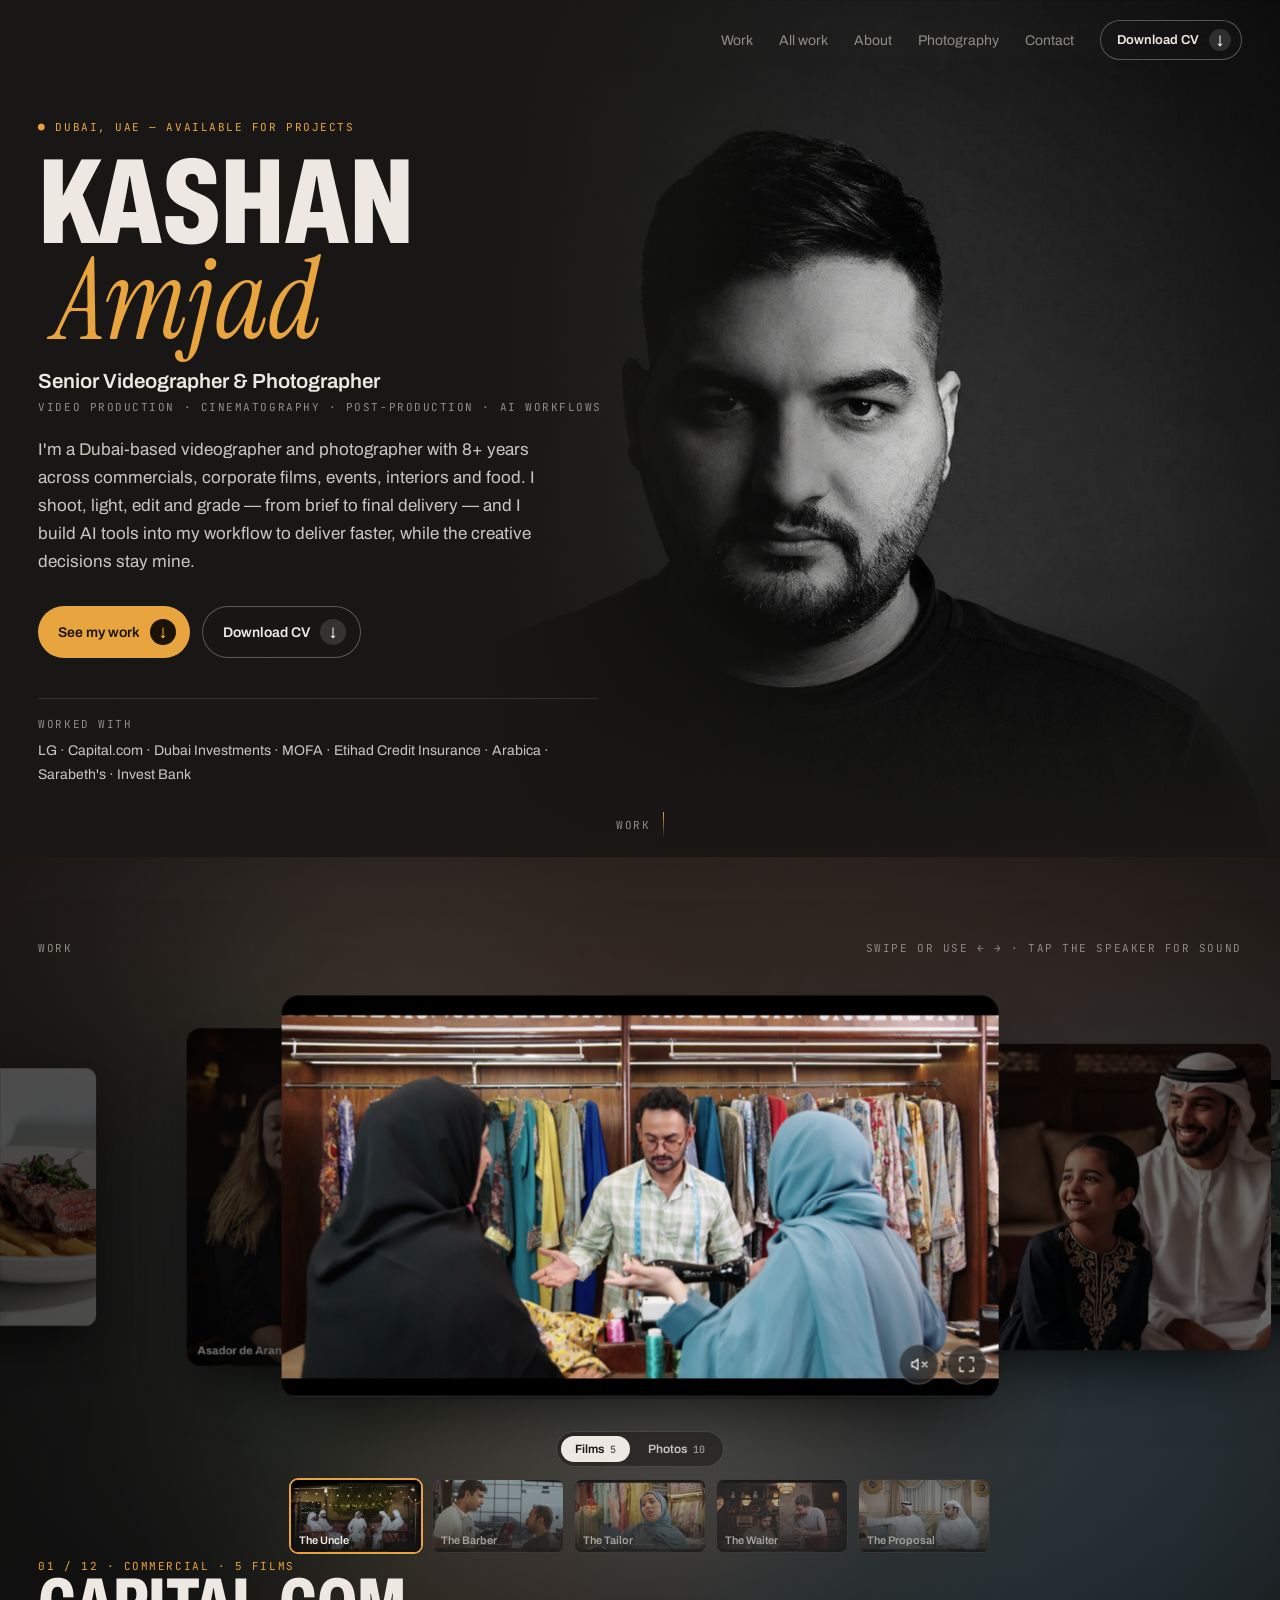
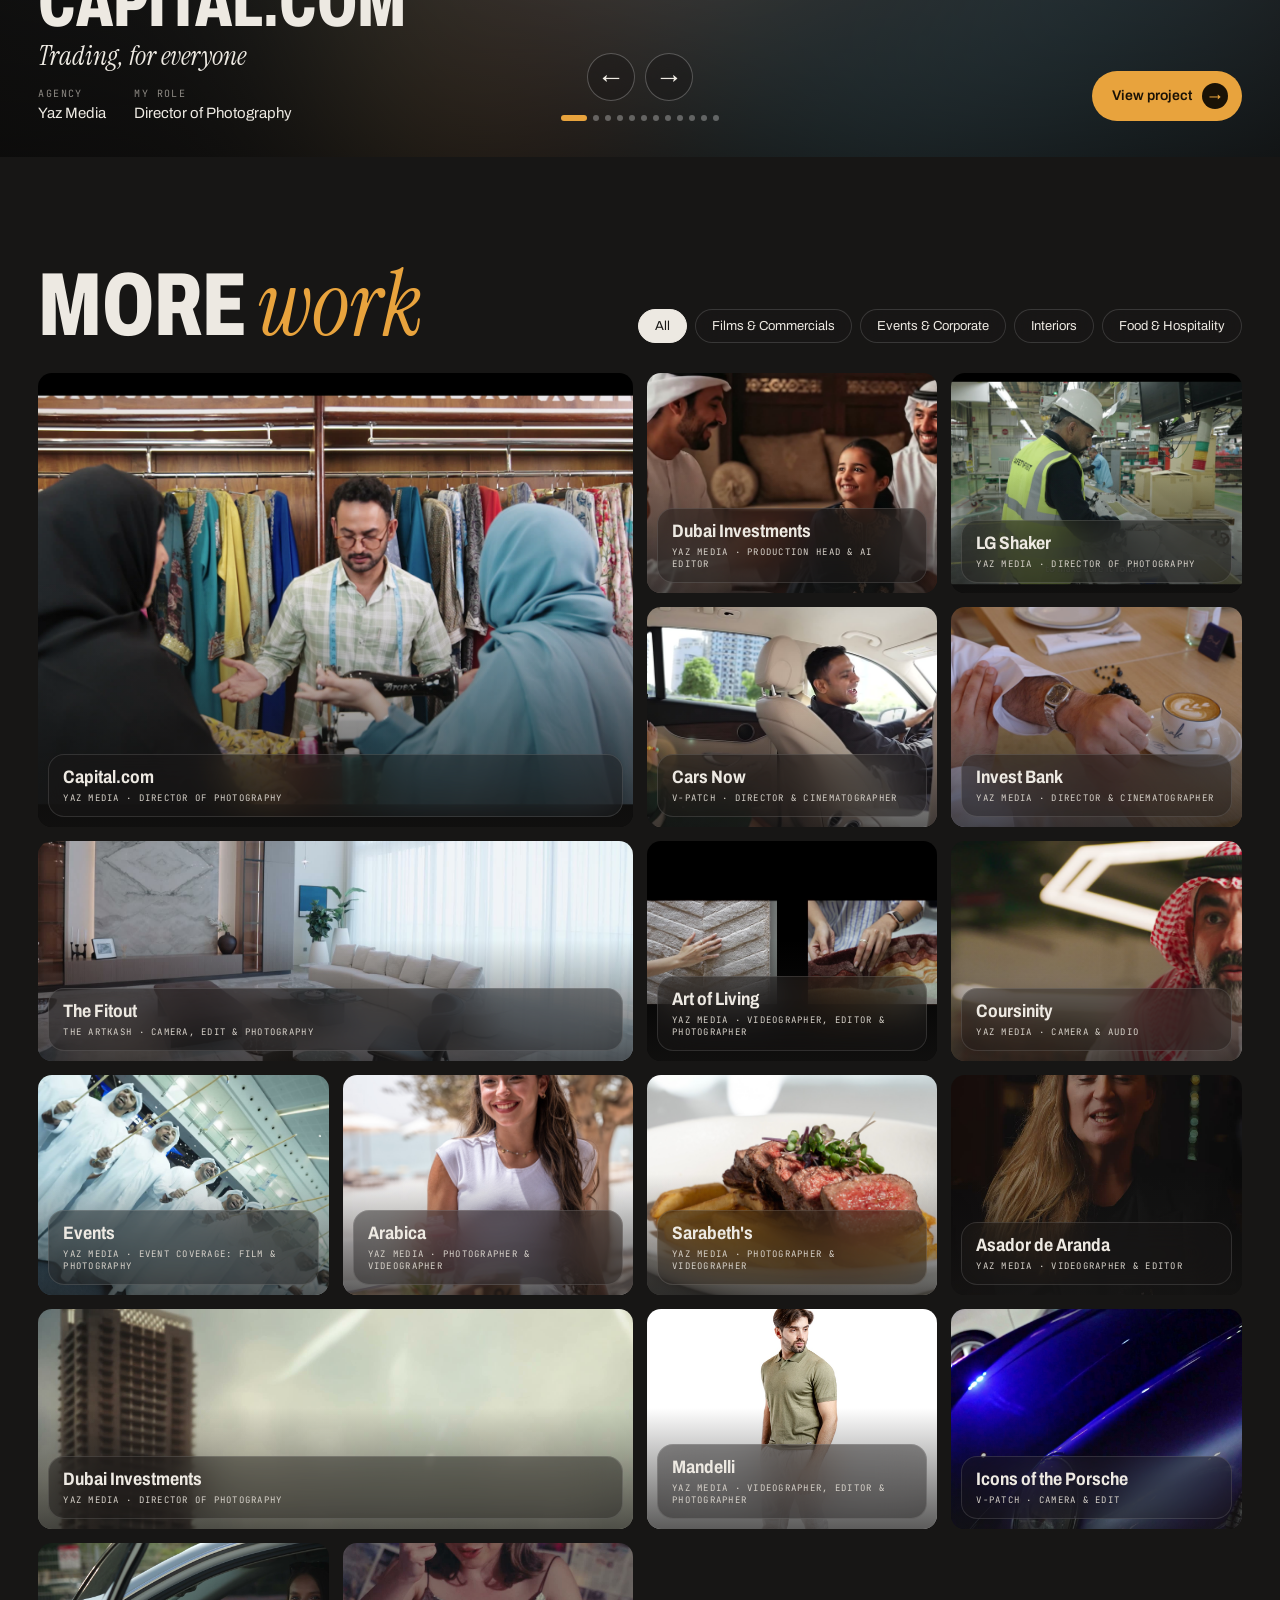
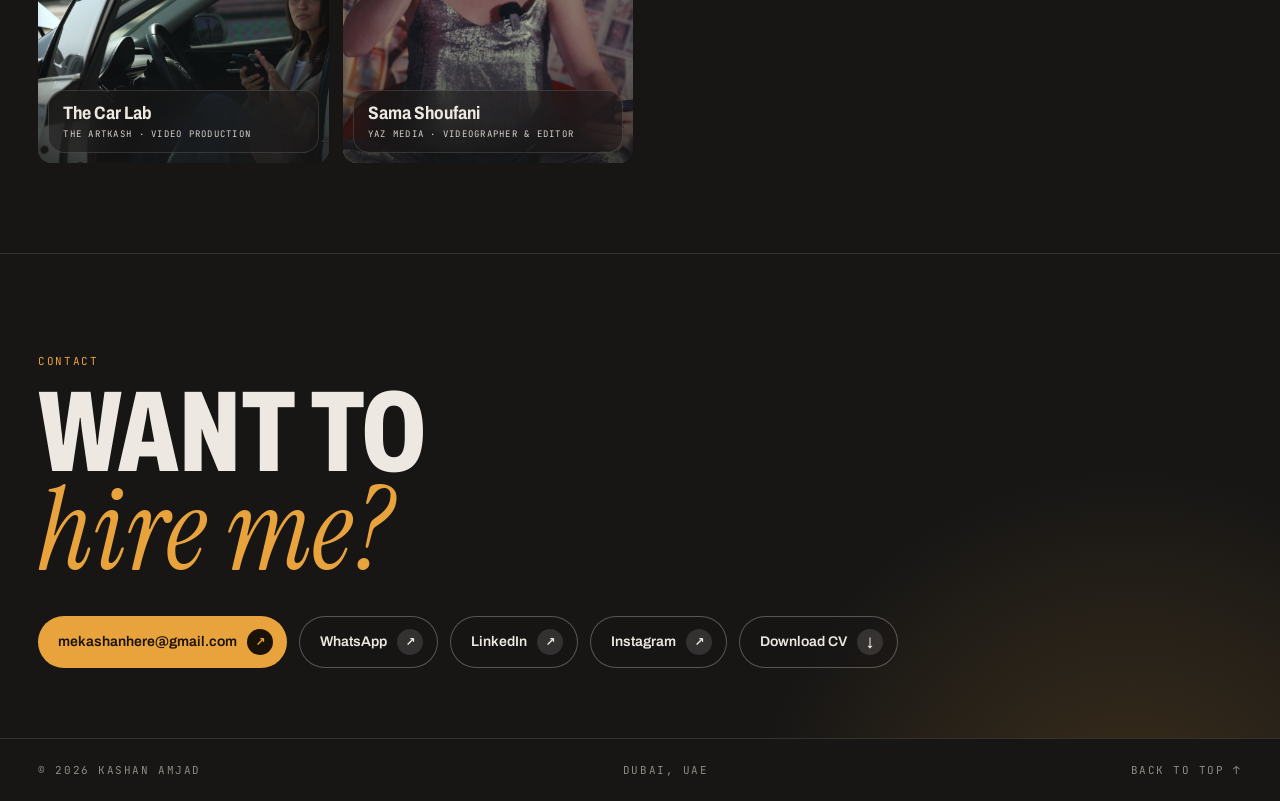
<file: index.html>
<!doctype html>
<html lang="en">
<head>
  <meta charset="utf-8" />
  <meta name="viewport" content="width=device-width, initial-scale=1" />
  <title>Kashan Amjad — Senior Videographer &amp; Photographer, Dubai</title>
  <meta name="description" content="Kashan Amjad is a Dubai-based videographer and photographer with 8+ years across commercials, corporate films, events, interiors and food — for LG, Capital.com, Dubai Investments, MOFA and more." />
  <meta property="og:type" content="website" />
  <meta property="og:title" content="Kashan Amjad — Senior Videographer &amp; Photographer" />
  <meta property="og:description" content="Commercials, documentary, events, interiors and food — Dubai, UAE." />
  <meta property="og:image" content="https://kashanamjad.com/assets/media/people/portrait.jpg" />
  <meta property="og:url" content="https://kashanamjad.com/" />
  <meta name="theme-color" content="#171615" />
  <link rel="icon" href="/webicon.PNG" />
  <link rel="preconnect" href="https://fonts.googleapis.com" />
  <link rel="preconnect" href="https://fonts.gstatic.com" crossorigin />
  <link href="https://fonts.googleapis.com/css2?family=Archivo:wdth,wght@62..125,300..900&family=Instrument+Serif:ital@0;1&family=JetBrains+Mono:wght@400;500&display=swap" rel="stylesheet" />
  <link rel="stylesheet" href="/assets/css/site.css?v=11" />
</head>
<body class="home">
  <div class="grain" aria-hidden="true"></div>

  <header class="site-header">
    <a class="brand" href="/">Kashan Amjad</a>
    <nav class="site-nav" aria-label="Main">
      <a href="#work">Work</a><a href="#more">All work</a><a href="/about/">About</a><a href="/photography/">Photography</a><a href="#contact">Contact</a>
      <a class="pill ghost sm" data-cv href="/cv/" target="_blank" rel="noopener">Download CV <i>↓</i></a>
      <button class="menu-btn" aria-label="Menu" aria-expanded="false"><span></span><span></span></button>
    </nav>
  </header>
  <div class="mobile-menu"><a href="#work">Work</a><a href="#more">All work</a><a href="/about/">About</a><a href="/photography/">Photography</a><a href="#contact">Contact</a><a class="pill solid" data-cv href="/cv/" target="_blank" rel="noopener">Download CV <i>↓</i></a></div>

  <main>
    <!-- 1. You first -->
    <section class="intro" aria-label="Introduction">
      <div class="photo" id="portrait" role="img" aria-label="Portrait of Kashan Amjad"></div>
      <div class="copy">
        <div class="mono amber rise" style="animation-delay:.1s" id="status"></div>
        <h1 class="rise" style="animation-delay:.2s"><span id="first"></span> <span class="serif" id="last"></span></h1>
        <div class="role rise" style="animation-delay:.35s"><span id="title" style="display:inline;font:inherit;letter-spacing:0;text-transform:none;color:inherit;margin:0"></span><span id="subline"></span></div>
        <p class="lead rise" style="animation-delay:.5s" id="intro"></p>
        <div class="ctas rise" style="animation-delay:.65s"><a class="pill solid" href="#work">See my work <i>↓</i></a><a class="pill ghost" data-cv href="/cv/" target="_blank" rel="noopener">Download CV <i>↓</i></a></div>
        <div class="clients rise" style="animation-delay:.8s"><div class="mono muted">Worked with</div><p id="clients"></p></div>
      </div>
      <a class="peek mono" href="#work">Work <b></b></a>
    </section>

    <!-- 2. Stacked carousel -->
    <section class="reel" id="work" aria-roledescription="carousel" aria-label="Work">
      <div class="ambient" id="ambient"></div><div class="vig"></div>
      <div class="label mono"><span>Work</span><span class="hint">Swipe or use ← → · tap the speaker for sound</span></div>
      <div class="stage" id="stage"></div>
      <div class="fwins" id="fwins" aria-label="Films in this project"></div>
      <div class="credits">
        <div class="swap" id="info" aria-live="polite">
          <div class="mono amber" id="c-count"></div>
          <div class="c-title" id="c-title"></div>
          <div class="serif c-sub" id="c-sub"></div>
          <div class="meta"><div><div class="mono">Agency</div><p id="c-agency"></p></div><div><div class="mono">My role</div><p id="c-role"></p></div></div>
        </div>
        <div class="ctr"><div class="arrows"><button id="prev" aria-label="Previous project">←</button><button id="next" aria-label="Next project">→</button></div><div class="dots" id="dots"></div></div>
        <div class="rgt" id="c-ctas"></div>
      </div>
    </section>

    <!-- 3. More work -->
    <section class="more" id="more">
      <div class="sec-head reveal">
        <h2 class="h-xl">More <span class="serif">work</span></h2>
        <div class="filters" id="filters" role="group" aria-label="Filter work">
          <button aria-pressed="true" data-f="all">All</button>
          <button aria-pressed="false" data-f="films">Films &amp; Commercials</button>
          <button aria-pressed="false" data-f="events">Events &amp; Corporate</button>
          <button aria-pressed="false" data-f="interiors">Interiors</button>
          <button aria-pressed="false" data-f="food">Food &amp; Hospitality</button>
        </div>
      </div>
      <div class="grid" id="grid"></div>
    </section>

    <!-- 4. Contact -->
    <section class="contact" id="contact">
      <div class="mono amber">Contact</div>
      <h2 id="contact-h"></h2>
      <div class="row">
        <a class="pill solid" data-email="text" href="#">email <i>↗</i></a>
        <a class="pill ghost" data-whatsapp href="#" target="_blank" rel="noopener">WhatsApp <i>↗</i></a>
        <a class="pill ghost" data-linkedin href="#" target="_blank" rel="noopener">LinkedIn <i>↗</i></a>
        <a class="pill ghost" data-instagram href="#" target="_blank" rel="noopener">Instagram <i>↗</i></a>
        <a class="pill ghost" data-cv href="/cv/" target="_blank" rel="noopener">Download CV <i>↓</i></a>
      </div>
    </section>
  </main>

  <footer class="site-footer mono"><span>© <span data-year></span> Kashan Amjad</span><span>Dubai, UAE</span><a href="#top" data-top>Back to top ↑</a></footer>

  <script src="/assets/js/common.js?v=5"></script>
  <script src="/assets/js/home.js?v=5"></script>
</body>
</html>
</file>
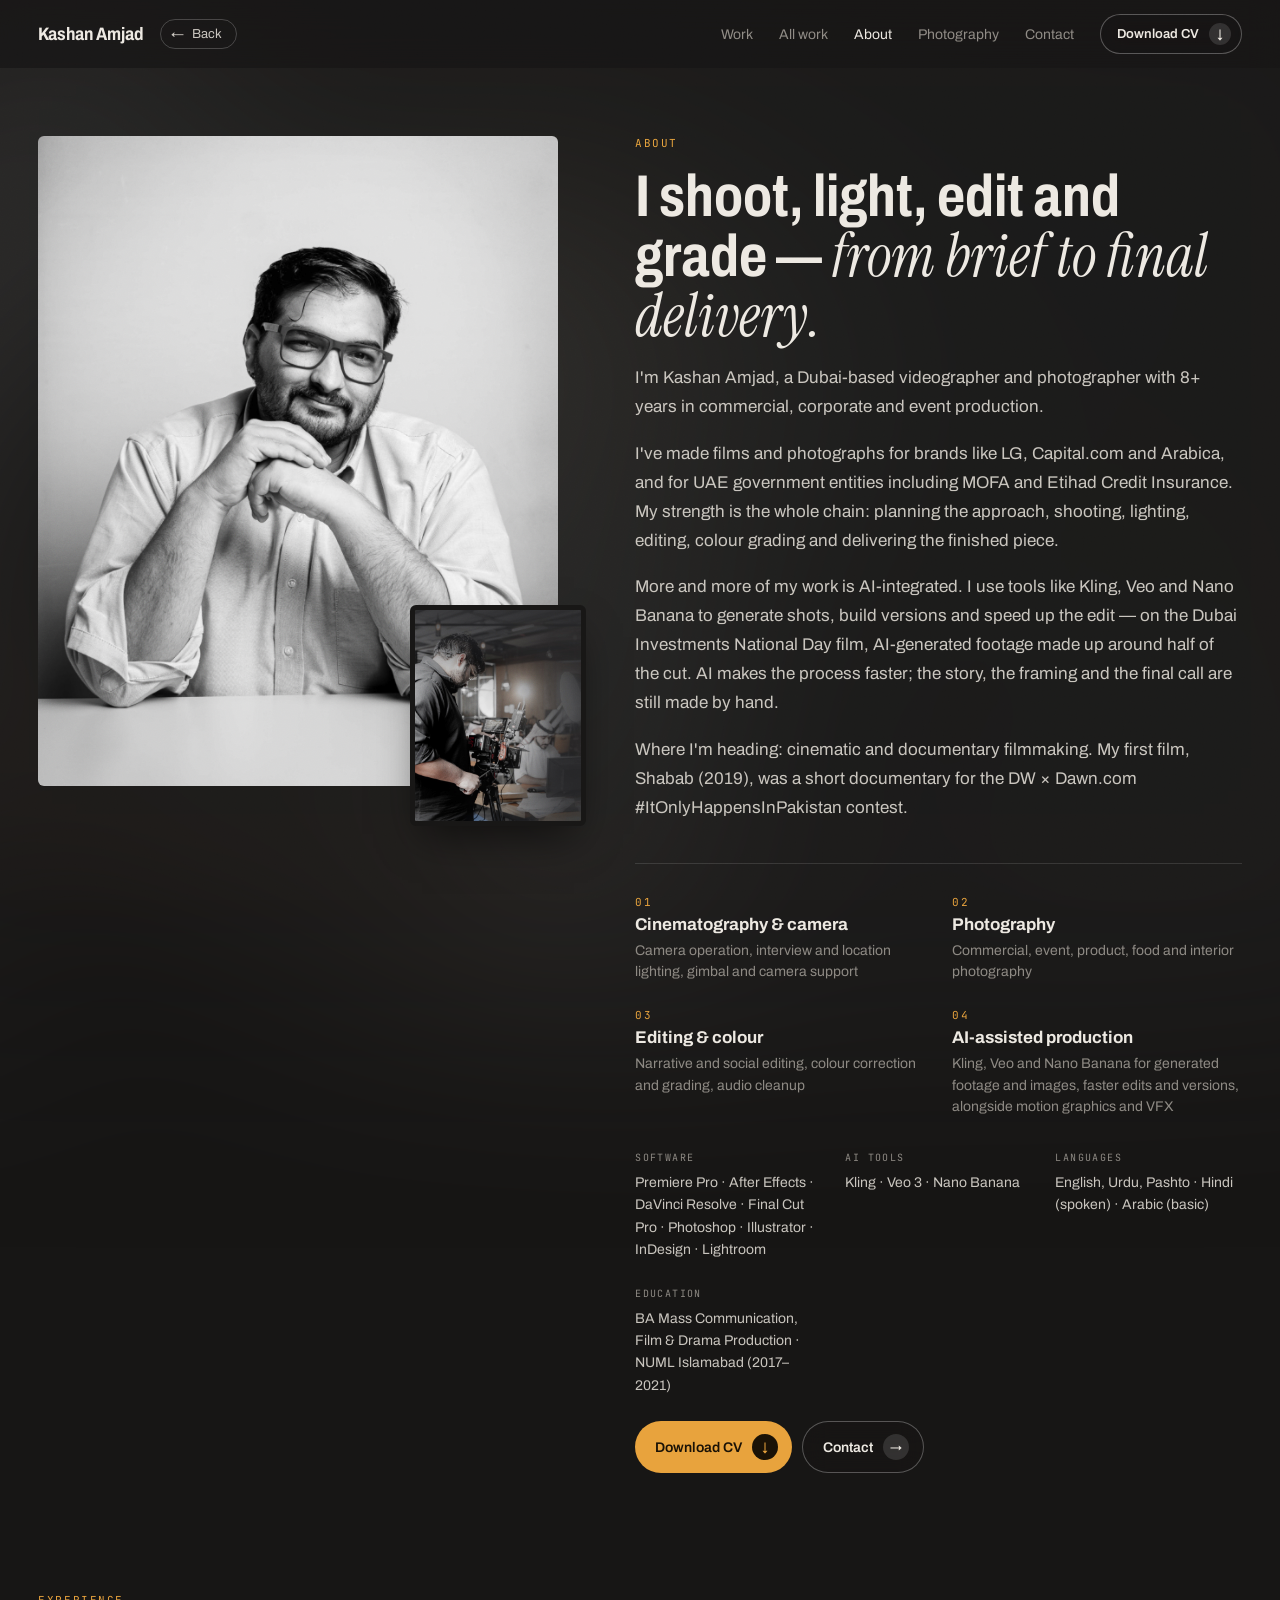
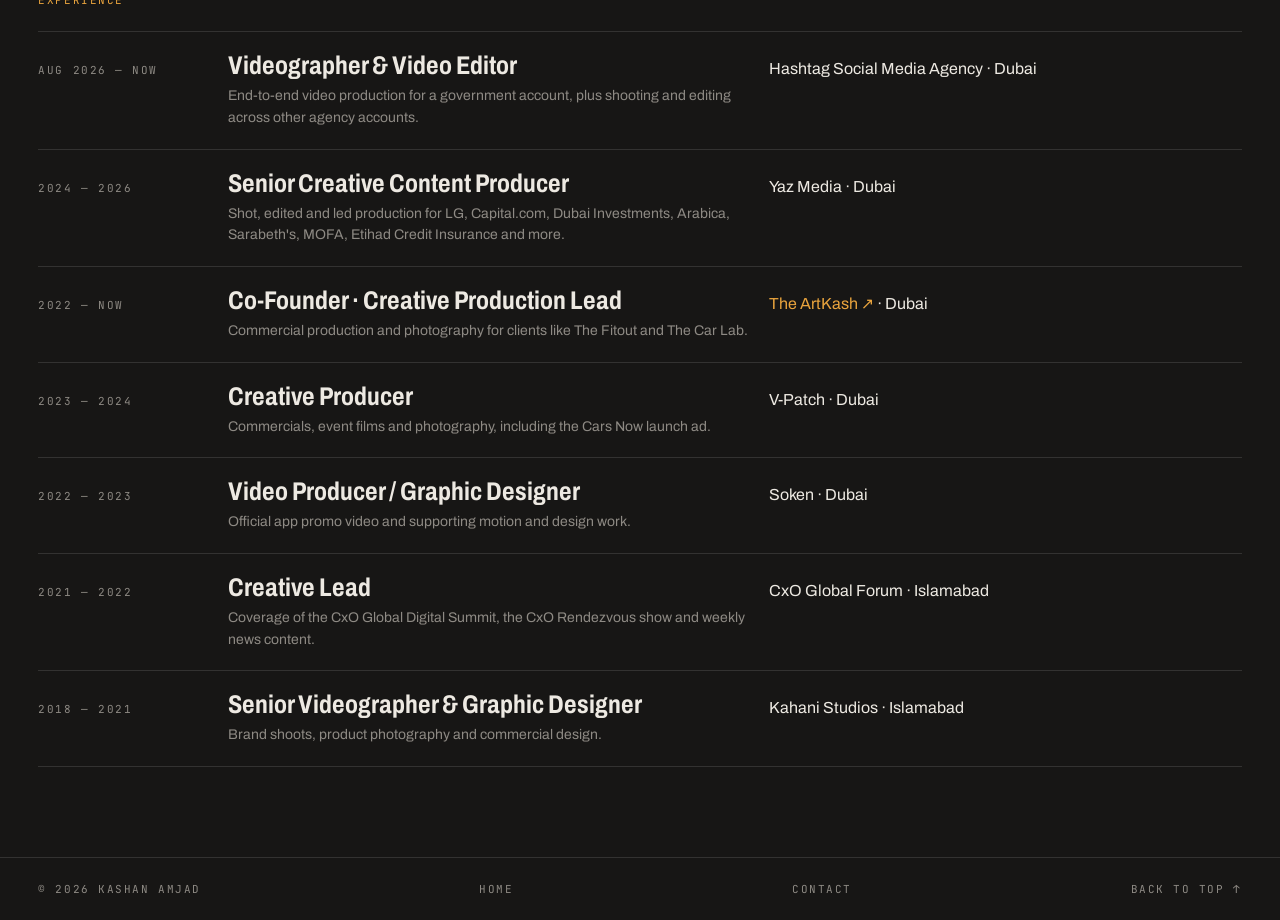
<file: about/index.html>
<!doctype html>
<html lang="en">
<head>
  <meta charset="utf-8" />
  <meta name="viewport" content="width=device-width, initial-scale=1" />
  <title>About — Kashan Amjad</title>
  <meta name="description" content="About Kashan Amjad: Dubai-based senior videographer and photographer with 8+ years across commercials, corporate films, events, interiors and food." />
  <meta name="theme-color" content="#171615" />
  <link rel="icon" href="/webicon.PNG" />
  <link rel="preconnect" href="https://fonts.googleapis.com" />
  <link rel="preconnect" href="https://fonts.gstatic.com" crossorigin />
  <link href="https://fonts.googleapis.com/css2?family=Archivo:wdth,wght@62..125,300..900&family=Instrument+Serif:ital@0;1&family=JetBrains+Mono:wght@400;500&display=swap" rel="stylesheet" />
  <link rel="stylesheet" href="/assets/css/site.css?v=11" />
</head>
<body>
  <div class="grain" aria-hidden="true"></div>
  <header class="site-header always">
    <div class="left"><a class="brand" href="/">Kashan Amjad</a><a class="back" href="/" data-back>← <span>Back</span></a></div>
    <nav class="site-nav" aria-label="Main">
      <a href="/#work">Work</a><a href="/#more">All work</a><a href="/about/" aria-current="page">About</a><a href="/photography/">Photography</a><a href="/#contact">Contact</a>
      <a class="pill ghost sm" data-cv href="/cv/" target="_blank" rel="noopener">Download CV <i>↓</i></a>
      <button class="menu-btn" aria-label="Menu" aria-expanded="false"><span></span><span></span></button>
    </nav>
  </header>
  <div class="mobile-menu"><a href="/#work">Work</a><a href="/#more">All work</a><a href="/about/">About</a><a href="/photography/">Photography</a><a href="/#contact">Contact</a><a class="pill solid" data-cv href="/cv/" target="_blank" rel="noopener">Download CV <i>↓</i></a></div>

    <main class="page" id="main">
    <div class="page-ambient" style="background-image:url(/assets/media/people/at-work.jpg)"></div>
    <section class="about">
      <div class="pics reveal"><div class="main" id="pic-main" role="img" aria-label="Portrait of Kashan Amjad"></div><div class="small" id="pic-small" role="img"></div></div>
      <div>
        <div class="mono amber">About</div>
        <h1 id="ab-h"></h1>
        <div class="bio" id="ab-bio"></div>
        <div class="skills" id="ab-skills"></div>
        <div class="facts-row"><div><span class="mono">Software</span><span id="ab-tools"></span></div><div><span class="mono amber">AI tools</span><span id="ab-ai"></span></div><div><span class="mono">Languages</span><span id="ab-lang"></span></div><div><span class="mono">Education</span><span id="ab-edu"></span></div></div>
        <div class="p-ctas"><a class="pill solid" data-cv href="/cv/" target="_blank" rel="noopener">Download CV <i>↓</i></a><a class="pill ghost" href="/#contact">Contact <i>→</i></a></div>
      </div>
    </section>
    <section class="xp"><div class="mono amber">Experience</div><ol id="xp"></ol></section>
  </main>

  <footer class="site-footer mono"><span>© <span data-year></span> Kashan Amjad</span><a href="/">Home</a><a href="/#contact">Contact</a><a href="#top" data-top>Back to top ↑</a></footer>
  <script src="/assets/js/common.js?v=5"></script>
  <script>
  (async () => {
    const { $, esc, load, header, reveal, fillProfile } = KA;
    header();
    const { profile: me } = await load();
    const a = me.about;
    $("#pic-main").style.backgroundImage = `url(${a.main_photo || me.portrait})`;
    $("#pic-small").style.backgroundImage = `url(${a.photo})`;
    $("#pic-small").setAttribute("aria-label", a.photo_alt || "");
    $("#ab-h").innerHTML = `${esc(a.headline)} <span class="serif">${esc(a.headline_accent)}</span>`;
    $("#ab-bio").innerHTML = (a.bio || []).map((t) => `<p>${esc(t)}</p>`).join("");
    $("#ab-skills").innerHTML = (a.skills || []).map((s, i) => `<div><span class="mono amber">0${i + 1}</span><b>${esc(s.name)}</b><p>${esc(s.detail)}</p></div>`).join("");
    $("#ab-tools").textContent = (a.tools || []).join(" · ");
    $("#ab-ai").textContent = (a.ai_tools || []).join(" · ");
    $("#ab-lang").textContent = a.languages || "";
    $("#ab-edu").textContent = a.education || "";
    $("#xp").innerHTML = (me.experience || []).map((x) => `<li><span class="mono muted">${esc(x.dates)}</span><div><b>${esc(x.title)}</b><p>${esc(x.summary || "")}</p></div><span class="co">${x.link ? `<a href="${esc(x.link)}" target="_blank" rel="noopener">${esc(x.company)} ↗</a>` : esc(x.company)} · ${esc(x.place || "")}</span></li>`).join("");
    fillProfile(me);
    reveal();
  })();
  </script>
</body>
</html>
</file>
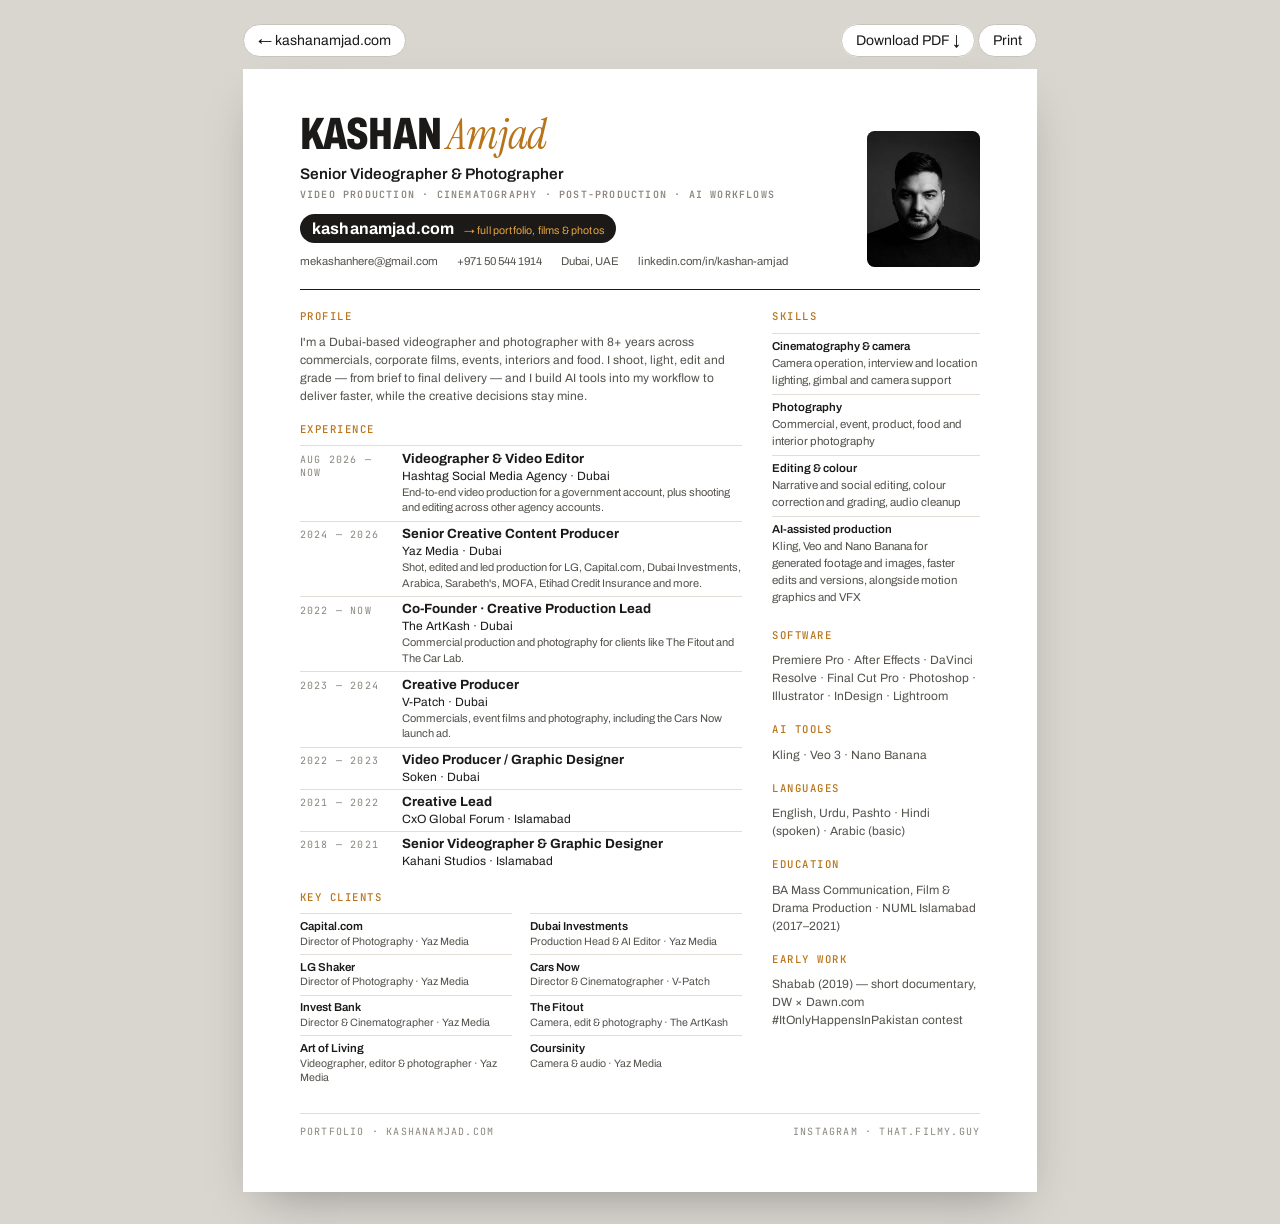
<file: cv/index.html>
<!doctype html>
<html lang="en">
<head>
  <meta charset="utf-8" />
  <meta name="viewport" content="width=device-width, initial-scale=1" />
  <title>CV — Kashan Amjad</title>
  <meta name="description" content="CV of Kashan Amjad, Senior Videographer & Photographer, Dubai." />
  <link rel="icon" href="/webicon.PNG" />
  <link rel="preconnect" href="https://fonts.googleapis.com" />
  <link rel="preconnect" href="https://fonts.gstatic.com" crossorigin />
  <link href="https://fonts.googleapis.com/css2?family=Archivo:wdth,wght@62..125,300..900&family=Instrument+Serif:ital@0;1&family=JetBrains+Mono:wght@400;500&display=swap" rel="stylesheet" />
  <style>
    @page{size:A4;margin:0}
    *{box-sizing:border-box;margin:0;padding:0}
    :root{--ink:#1b1a18;--soft:#55524d;--muted:#8a867f;--line:#e2ddd5;--amber:#b8741a}
    html{background:#d9d6d0}
    body{font-family:"Archivo",system-ui,sans-serif;color:var(--ink);-webkit-print-color-adjust:exact;print-color-adjust:exact}
    .bar{max-width:210mm;margin:24px auto 12px;display:flex;justify-content:space-between;align-items:center;font-size:14px}
    .bar a,.bar button{font:inherit;color:#1b1a18;background:#fff;border:1px solid #c9c4bb;border-radius:999px;padding:8px 14px;text-decoration:none;cursor:pointer}
    .sheet{width:210mm;min-height:297mm;margin:0 auto 32px;background:#fff;padding:12mm 15mm 9mm;box-shadow:0 20px 50px -20px rgba(0,0,0,.35)}
    .mono{font-family:"JetBrains Mono",monospace;font-size:7.5pt;letter-spacing:.12em;text-transform:uppercase}
    header{display:grid;grid-template-columns:1fr 30mm;gap:8mm;align-items:end;border-bottom:1.2pt solid var(--ink);padding-bottom:6mm}
    h1{font-size:34pt;line-height:.9;font-weight:800;font-stretch:68%;text-transform:uppercase;letter-spacing:-.005em}
    h1 em{font-family:"Instrument Serif",serif;font-weight:400;text-transform:none;color:var(--amber);font-size:.95em}
    .role{font-size:11.5pt;font-weight:600;margin-top:3mm}
    .role span{display:block;color:var(--muted);margin-top:1.5mm}
    .site{display:inline-flex;align-items:baseline;gap:2.5mm;margin-top:3.5mm;padding:1.6mm 3.2mm;border-radius:999px;background:var(--ink);color:#fff;text-decoration:none;font-size:12pt;font-weight:700;letter-spacing:.01em}
    .site span{font-size:8pt;font-weight:400;color:#e8a33d}
    .contact{margin-top:3mm;font-size:8.5pt;color:var(--soft);display:flex;flex-wrap:wrap;gap:1.5mm 5mm}
    .contact a{color:inherit;text-decoration:none}
    .photo{width:30mm;height:36mm;border-radius:2mm;background:center 30%/cover no-repeat;filter:grayscale(1)}
    .cols{display:grid;grid-template-columns:1fr 55mm;gap:8mm;margin-top:5mm}
    h2{font-size:8pt;font-family:"JetBrains Mono",monospace;letter-spacing:.14em;text-transform:uppercase;color:var(--amber);margin:0 0 2.5mm;font-weight:500}
    section+section{margin-top:4.5mm}
    p,li{font-size:9pt;line-height:1.5;color:var(--soft)}
    .job{display:grid;grid-template-columns:24mm 1fr;gap:3mm;padding:1.2mm 0;border-top:.6pt solid var(--line)}
    .job b{font-size:10pt;color:var(--ink);font-weight:700;display:block}
    .job .co{font-size:9pt;color:var(--ink)}
    .job p{margin-top:.5mm;font-size:8.3pt;line-height:1.42}
    .work{list-style:none;display:grid;grid-template-columns:1fr 1fr;column-gap:5mm}
    .work li{padding:1.3mm 0;border-top:.6pt solid var(--line);font-size:8pt;line-height:1.35}
    .work li b{color:var(--ink);font-weight:600;display:block;font-size:8.6pt}
    .side ul{list-style:none}
    .side li{padding:1.1mm 0;border-top:.6pt solid var(--line);font-size:8.6pt}
    .side li b{color:var(--ink);font-weight:600;display:block}
    .foot{margin-top:6mm;padding-top:3mm;border-top:.6pt solid var(--line);display:flex;justify-content:space-between;color:var(--muted)}
    @media print{html{background:#fff}.bar{display:none}.sheet{margin:0;box-shadow:none}}
    @media screen and (max-width:820px){.sheet{width:auto;min-height:0;margin:0 12px 24px;padding:24px 18px}.bar{margin:16px 12px}.cols,header{grid-template-columns:1fr}.photo{display:none}}
  </style>
</head>
<body>
  <div class="bar"><a href="/">← kashanamjad.com</a><span><a id="pdf" href="/cv/Kashan-Amjad-CV.pdf" download>Download PDF ↓</a> <button onclick="print()">Print</button></span></div>
  <article class="sheet" id="cv"></article>
  <script>
  (async () => {
    const esc = (s = "") => String(s).replace(/[&<>"']/g, (c) => ({ "&": "&amp;", "<": "&lt;", ">": "&gt;", '"': "&quot;", "'": "&#39;" })[c]);
    const [me, pr] = await Promise.all([fetch("/content/profile.json", { cache: "no-cache" }).then((r) => r.json()), fetch("/content/projects.json", { cache: "no-cache" }).then((r) => r.json())]);
    const work = (pr.projects || []).filter((p) => p.featured).sort((a, b) => a.order - b.order).slice(0, 8);
    const c = me.contact, a = me.about;
    document.getElementById("cv").innerHTML = `
      <header>
        <div>
          <h1>${esc(me.name_first)} <em>${esc(me.name_last)}</em></h1>
          <div class="role">${esc(me.title)}<span class="mono">${esc(me.subline)}</span></div>
          <a class="site" href="https://kashanamjad.com">kashanamjad.com <span>→ full portfolio, films &amp; photos</span></a>
          <div class="contact"><a href="mailto:${esc(c.email)}">${esc(c.email)}</a><span>${esc(c.whatsapp)}</span><span>${esc(me.location)}</span><a href="${esc(c.linkedin)}">linkedin.com/in/kashan-amjad</a></div>
        </div>
        <div class="photo" style="background-image:url(${esc(me.portrait)})"></div>
      </header>
      <div class="cols">
        <div>
          <section><h2>Profile</h2><p>${esc(me.intro)}</p></section>
          <section><h2>Experience</h2>${(me.experience || []).map((x, k) => `<div class="job"><span class="mono" style="color:var(--muted);padding-top:.6mm">${esc(x.dates)}</span><div><b>${esc(x.title)}</b><span class="co">${esc(x.company)} · ${esc(x.place || "")}</span>${k < 4 && x.summary ? `<p>${esc(x.summary)}</p>` : ""}</div></div>`).join("")}</section>
          <section><h2>Key clients</h2><ul class="work">${work.map((p) => `<li><b>${esc(p.client.split(",")[0].replace(/^%\s*/, ""))}</b>${esc(p.role)} · ${esc(p.agency)}</li>`).join("")}</ul></section>
        </div>
        <aside class="side">
          <section><h2>Skills</h2><ul>${(a.skills || []).map((s) => `<li><b>${esc(s.name)}</b>${esc(s.detail)}</li>`).join("")}</ul></section>
          <section><h2>Software</h2><p>${esc((a.tools || []).join(" · "))}</p></section>
          <section><h2>AI tools</h2><p>${esc((a.ai_tools || []).join(" · "))}</p></section>
          <section><h2>Languages</h2><p>${esc(a.languages)}</p></section>
          <section><h2>Education</h2><p>${esc(a.education)}</p></section>
          <section><h2>Early work</h2><p>Shabab (2019) — short documentary, DW × Dawn.com #ItOnlyHappensInPakistan contest</p></section>
        </aside>
      </div>
      <div class="foot mono"><span>Portfolio · kashanamjad.com</span><span>Instagram · that.filmy.guy</span></div>`;
    document.title = `CV — ${me.name_first} ${me.name_last}`;
    window.cvReady = true;
  })();
  </script>
</body>
</html>
</file>
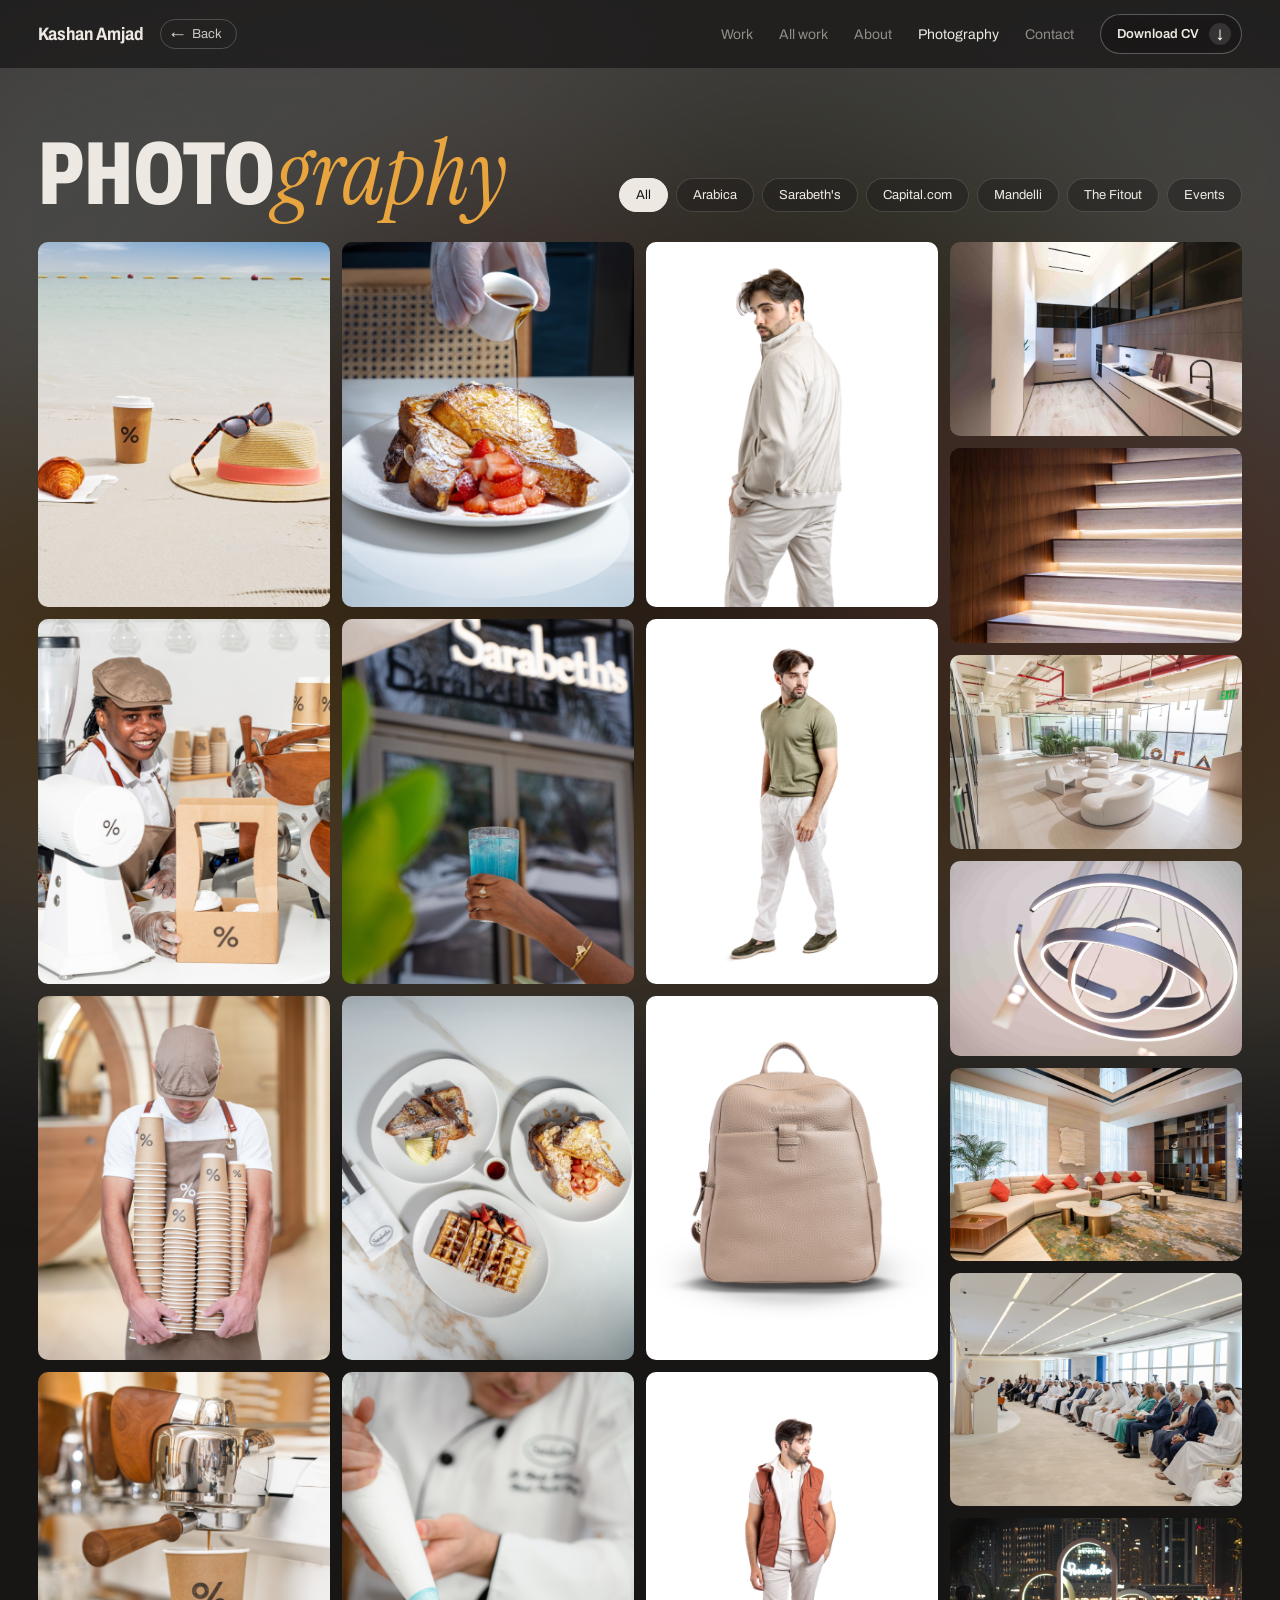
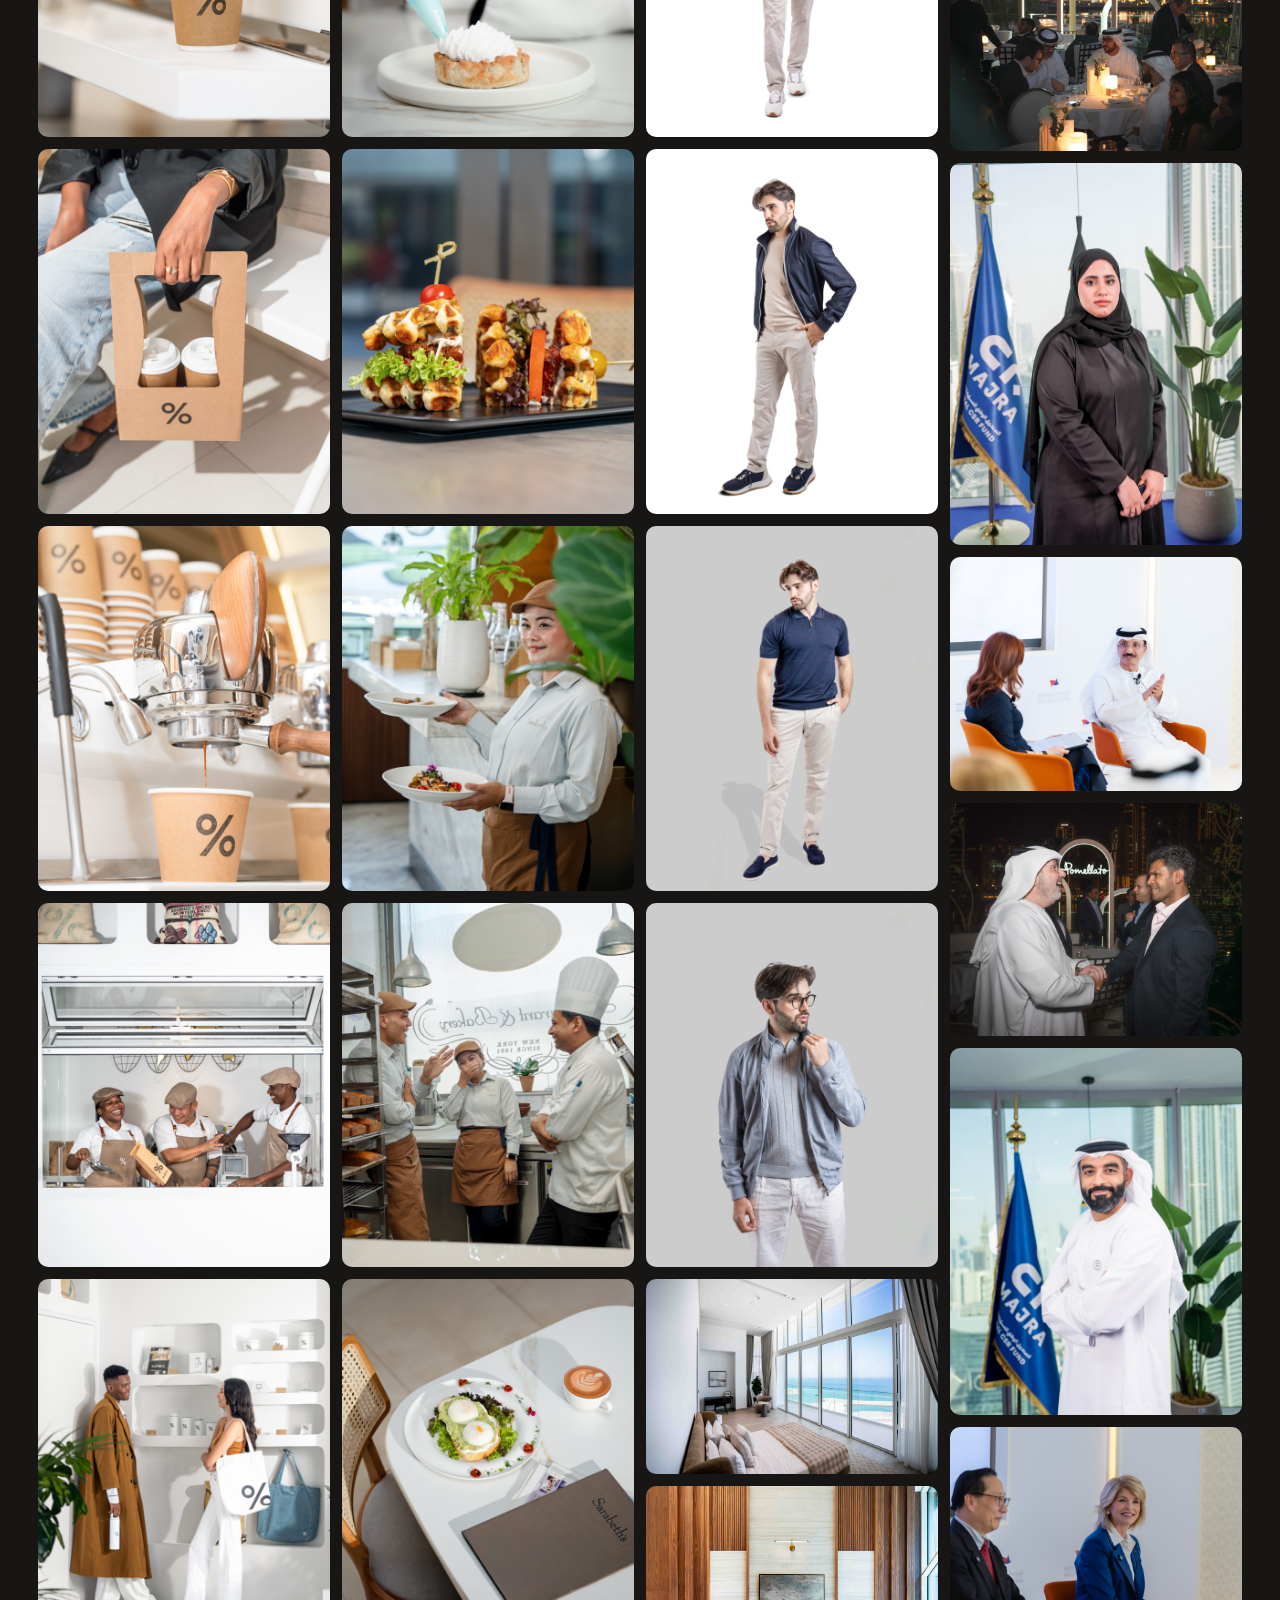
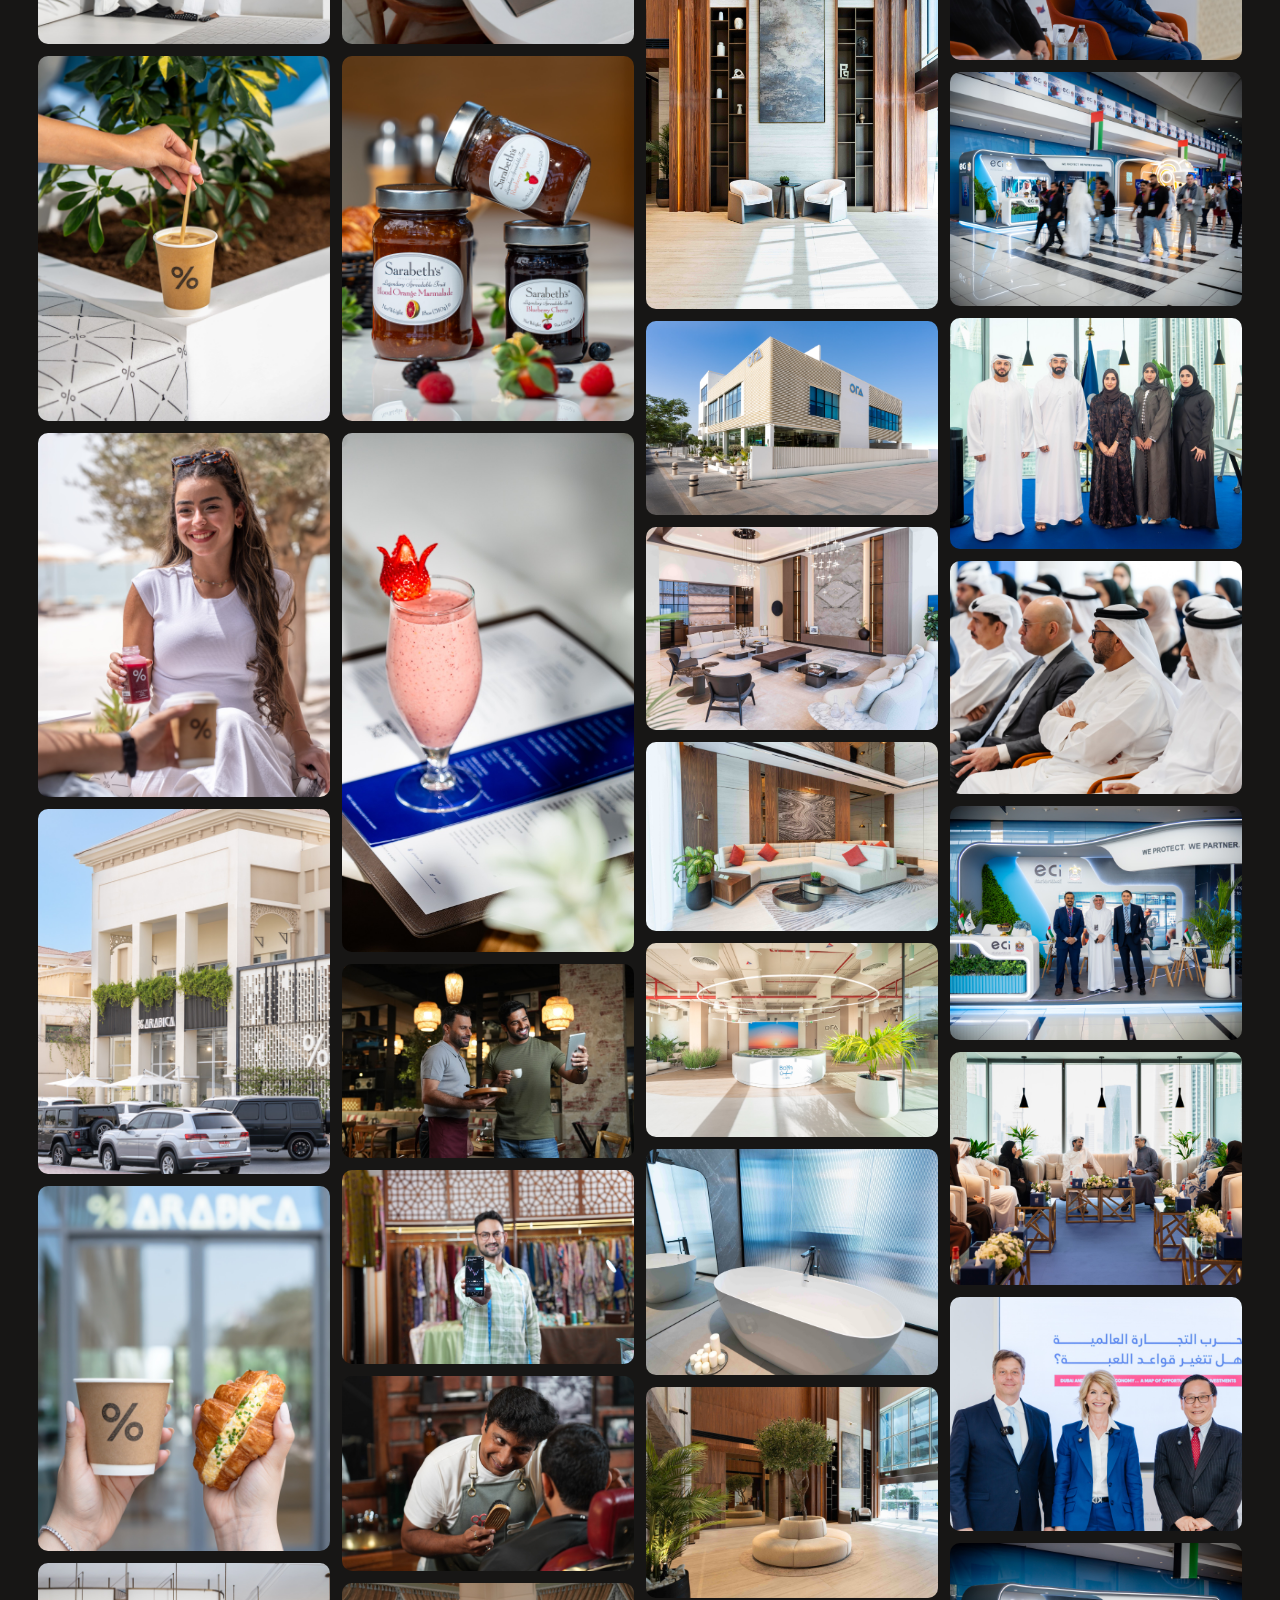
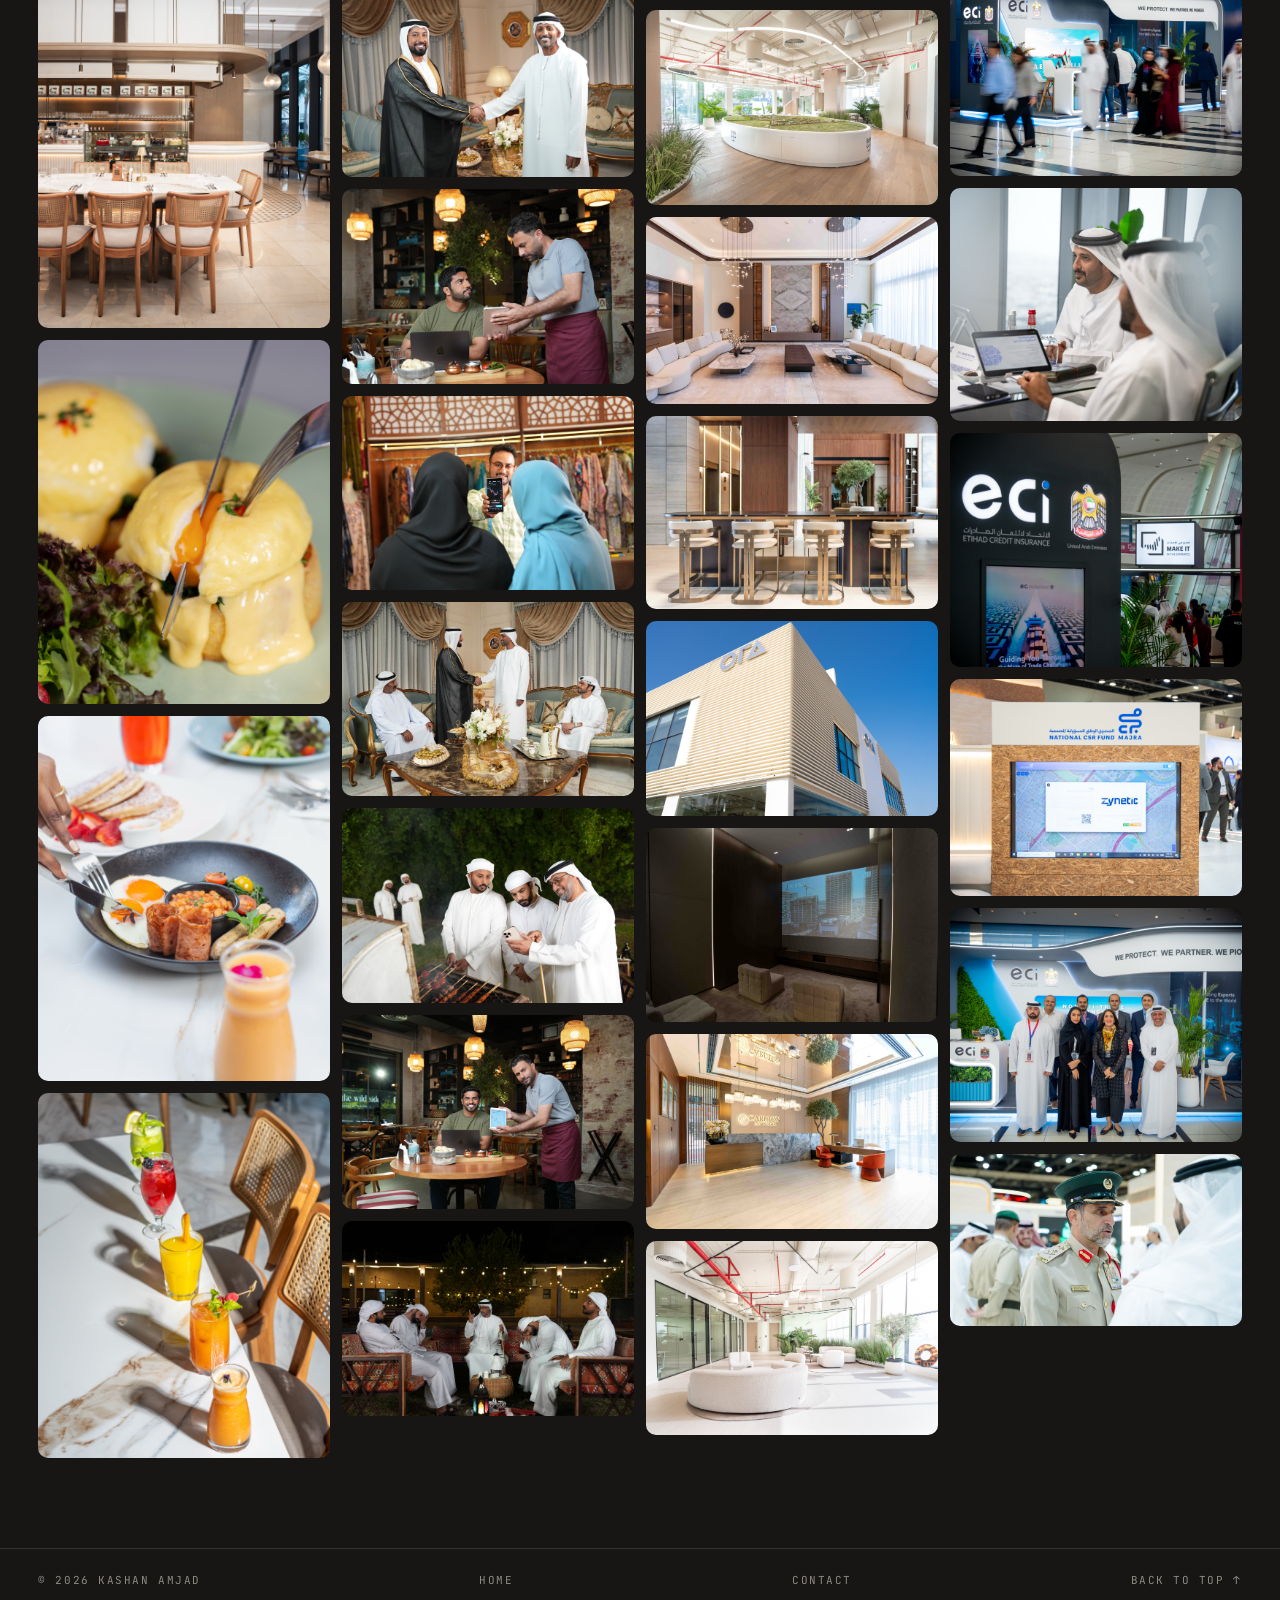
<file: photography/index.html>
<!doctype html>
<html lang="en">
<head>
  <meta charset="utf-8" />
  <meta name="viewport" content="width=device-width, initial-scale=1" />
  <title>Photography — Kashan Amjad</title>
  <meta name="description" content="Food, product, interior, fashion and event photography by Kashan Amjad in Dubai." />
  <meta name="theme-color" content="#171615" />
  <link rel="icon" href="/webicon.PNG" />
  <link rel="preconnect" href="https://fonts.googleapis.com" />
  <link rel="preconnect" href="https://fonts.gstatic.com" crossorigin />
  <link href="https://fonts.googleapis.com/css2?family=Archivo:wdth,wght@62..125,300..900&family=Instrument+Serif:ital@0;1&family=JetBrains+Mono:wght@400;500&display=swap" rel="stylesheet" />
  <link rel="stylesheet" href="/assets/css/site.css?v=11" />
</head>
<body>
  <div class="grain" aria-hidden="true"></div>
  <header class="site-header always">
    <div class="left"><a class="brand" href="/">Kashan Amjad</a><a class="back" href="/" data-back>← <span>Back</span></a></div>
    <nav class="site-nav" aria-label="Main">
      <a href="/#work">Work</a><a href="/#more">All work</a><a href="/about/">About</a><a href="/photography/" aria-current="page">Photography</a><a href="/#contact">Contact</a>
      <a class="pill ghost sm" data-cv href="/cv/" target="_blank" rel="noopener">Download CV <i>↓</i></a>
      <button class="menu-btn" aria-label="Menu" aria-expanded="false"><span></span><span></span></button>
    </nav>
  </header>
  <div class="mobile-menu"><a href="/#work">Work</a><a href="/#more">All work</a><a href="/about/">About</a><a href="/photography/">Photography</a><a href="/#contact">Contact</a><a class="pill solid" data-cv href="/cv/" target="_blank" rel="noopener">Download CV <i>↓</i></a></div>

    <main class="page" id="main">
    <div class="page-ambient" style="background-image:url(/assets/media/covers/sarabeth.jpg)"></div>
    <section class="photo-head"><div class="sec-head"><h1 class="h-xl">Photo<span class="serif">graphy</span></h1>
      <div class="filters" id="filters" role="group" aria-label="Filter photos"></div></div></section>
    <div class="masonry" id="masonry"></div>
  </main>

  <footer class="site-footer mono"><span>© <span data-year></span> Kashan Amjad</span><a href="/">Home</a><a href="/#contact">Contact</a><a href="#top" data-top>Back to top ↑</a></footer>
  <script src="/assets/js/common.js?v=5"></script>
  <script>
  (async () => {
    const { $, $$, esc, load, header, open, fillProfile } = KA;
    header();
    const { profile, projects } = await load();
    // Every project with "Show in Photography" ticked contributes its gallery.
    const rank = { food: 0, films: 1, interiors: 2, events: 3 };
    const sets = projects.filter((p) => p.show_in_photography && (p.stills || []).length).sort((a, b) => (rank[a.category] ?? 9) - (rank[b.category] ?? 9) || a.order - b.order);
    const all = sets.flatMap((p) => p.stills.map((src) => ({ src, title: p.title, slug: p.slug })));
    $("#filters").innerHTML = `<button aria-pressed="true" data-f="all">All</button>` + sets.map((p) => `<button aria-pressed="false" data-f="${esc(p.slug)}">${esc(p.title)}</button>`).join("");
    const draw = (f) => {
      const items = f === "all" ? all : all.filter((x) => x.slug === f);
      $("#masonry").innerHTML = items.map((x, i) => `<button data-i="${i}"><img src="${esc(x.src)}" alt="${esc(x.title)} photograph" loading="lazy" /><span class="mono">${esc(x.title)}</span></button>`).join("");
      $$("#masonry button").forEach((b) => (b.onclick = () => open(items, +b.dataset.i)));
    };
    $$("#filters button").forEach((b) => b.addEventListener("click", () => { $$("#filters button").forEach((x) => x.setAttribute("aria-pressed", x === b)); draw(b.dataset.f); }));
    draw("all");
    fillProfile(profile);
  })();
  </script>
</body>
</html>
</file>
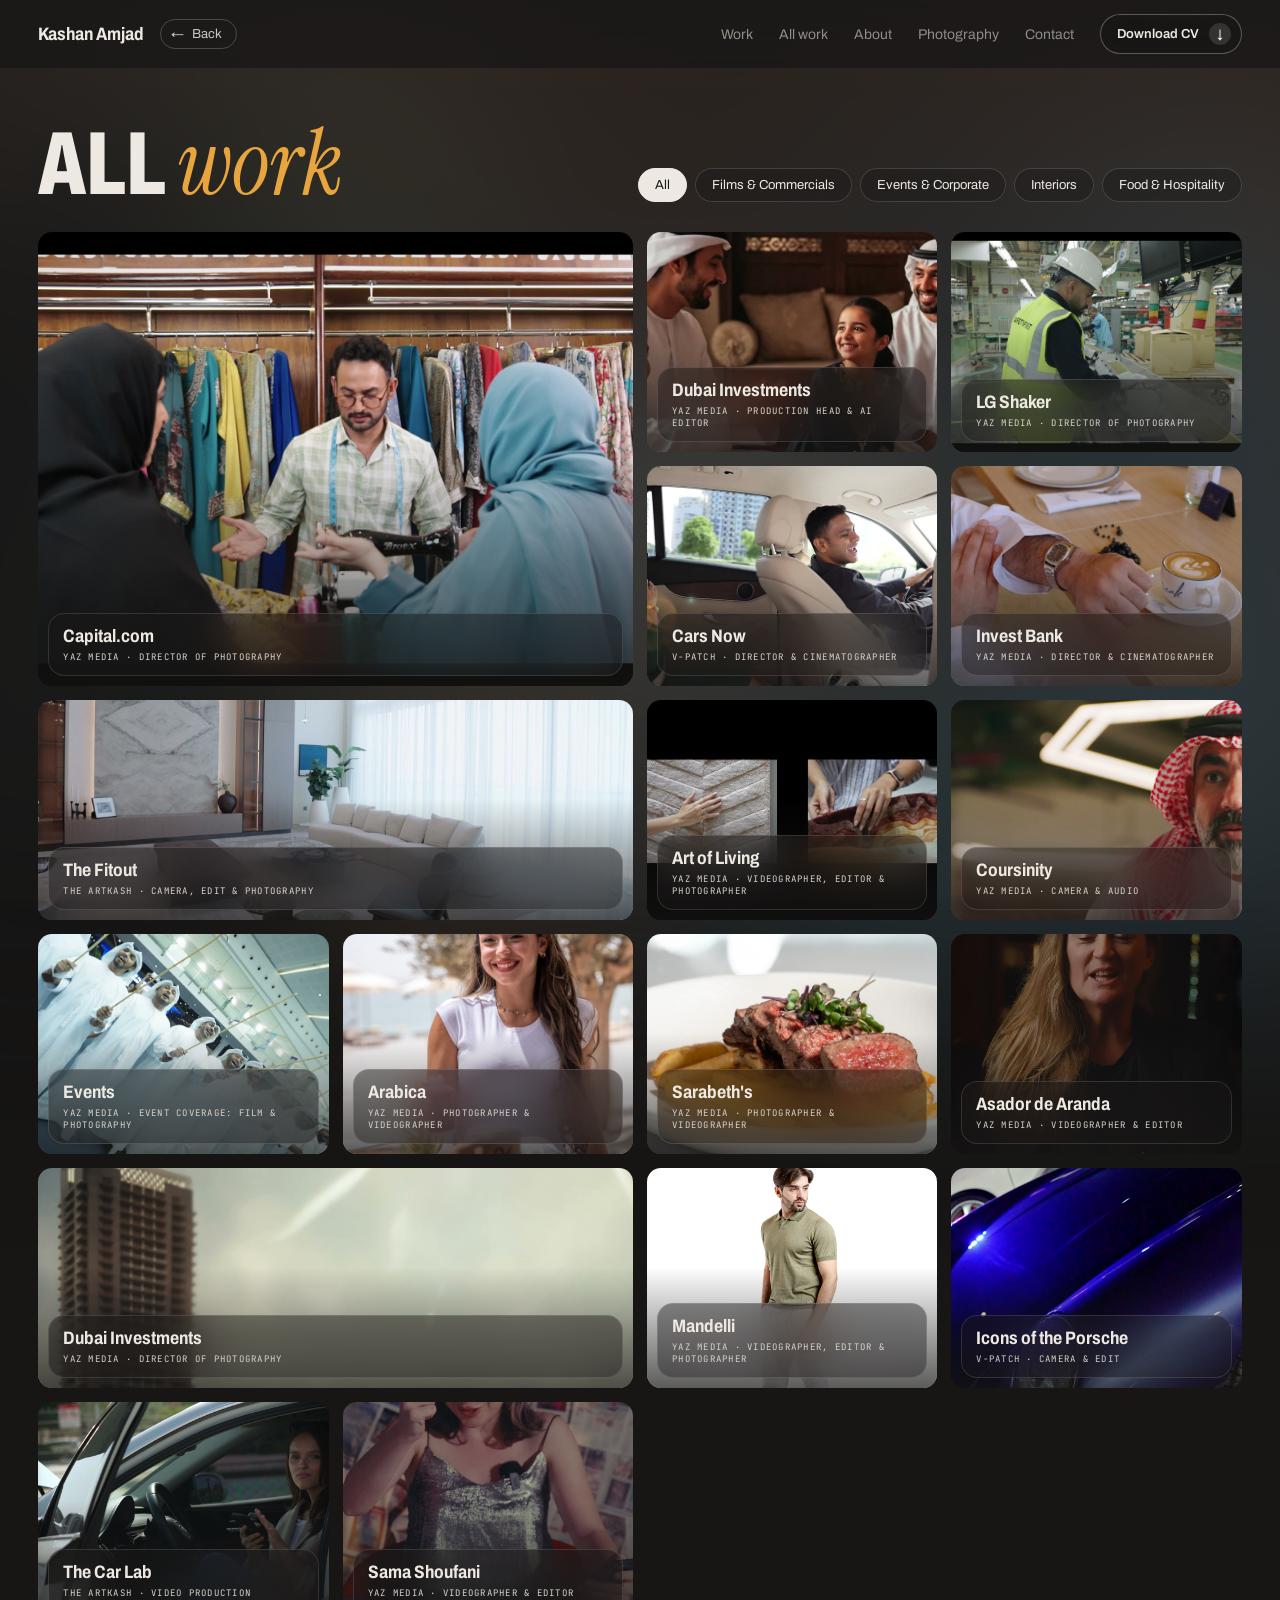
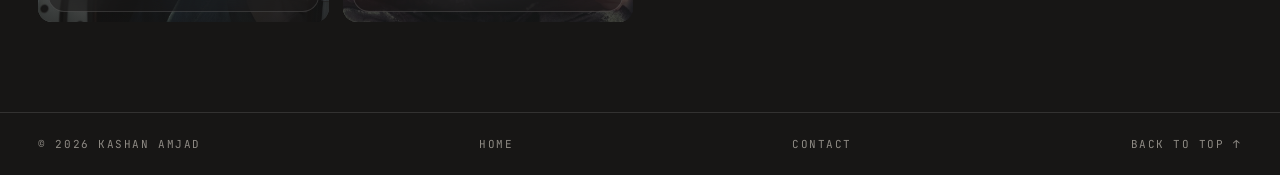
<file: work/index.html>
<!doctype html>
<html lang="en">
<head>
  <meta charset="utf-8" />
  <meta name="viewport" content="width=device-width, initial-scale=1" />
  <title>Work — Kashan Amjad</title>
  <meta name="description" content="Films, commercials, events, interiors and food work by Kashan Amjad, videographer and photographer in Dubai." />
  <meta name="theme-color" content="#171615" />
  <link rel="icon" href="/webicon.PNG" />
  <link rel="preconnect" href="https://fonts.googleapis.com" />
  <link rel="preconnect" href="https://fonts.gstatic.com" crossorigin />
  <link href="https://fonts.googleapis.com/css2?family=Archivo:wdth,wght@62..125,300..900&family=Instrument+Serif:ital@0;1&family=JetBrains+Mono:wght@400;500&display=swap" rel="stylesheet" />
  <link rel="stylesheet" href="/assets/css/site.css?v=11" />
</head>
<body>
  <div class="grain" aria-hidden="true"></div>
  <header class="site-header always">
    <div class="left"><a class="brand" href="/">Kashan Amjad</a><a class="back" href="/" data-back>← <span>Back</span></a></div>
    <nav class="site-nav" aria-label="Main">
      <a href="/#work">Work</a><a href="/#more">All work</a><a href="/about/">About</a><a href="/photography/">Photography</a><a href="/#contact">Contact</a>
      <a class="pill ghost sm" data-cv href="/cv/" target="_blank" rel="noopener">Download CV <i>↓</i></a>
      <button class="menu-btn" aria-label="Menu" aria-expanded="false"><span></span><span></span></button>
    </nav>
  </header>
  <div class="mobile-menu"><a href="/#work">Work</a><a href="/#more">All work</a><a href="/about/">About</a><a href="/photography/">Photography</a><a href="/#contact">Contact</a><a class="pill solid" data-cv href="/cv/" target="_blank" rel="noopener">Download CV <i>↓</i></a></div>

  <main class="page" id="main"></main>

  <footer class="site-footer mono"><span>© <span data-year></span> Kashan Amjad</span><a href="/">Home</a><a href="/#contact">Contact</a><a href="#top" data-top>Back to top ↑</a></footer>
  <script src="/assets/js/common.js?v=5"></script>
  <script>
  (async () => {
    const { filmsOf, ratio, isV, $, $$, esc, load, playable, ytId, projectUrl, focus, header, reveal, open, playFilms, fillProfile } = KA;
    header();
    const { profile, projects } = await load();
    const main = $("#main");
    const slug = new URLSearchParams(location.search).get("p");
    const p = projects.find((x) => x.slug === slug);

    if (!p) {
      // All work
      document.title = "All work — Kashan Amjad";
      main.innerHTML = `<div class="page-ambient" style="background-image:url(${esc(projects[0]?.cover || "")})"></div>
        <section class="more" style="padding-top:30px">
          <div class="sec-head"><h1 class="h-xl">All <span class="serif">work</span></h1>
            <div class="filters" id="filters" role="group" aria-label="Filter work">
              <button aria-pressed="true" data-f="all">All</button><button aria-pressed="false" data-f="films">Films &amp; Commercials</button>
              <button aria-pressed="false" data-f="events">Events &amp; Corporate</button><button aria-pressed="false" data-f="interiors">Interiors</button>
              <button aria-pressed="false" data-f="food">Food &amp; Hospitality</button></div></div>
          <div class="grid" id="grid">${projects.map((x, i) => `<a class="win ${i === 0 ? "big" : i % 7 === 5 ? "wide" : ""}" data-cat="${esc(x.category)}" href="${projectUrl(x)}" style="background-image:url(${esc(x.cover)});--pos:${esc(focus(x))}"><div class="cap glass"><b>${esc(x.title)}</b><span>${esc(x.agency)} · ${esc(x.role)}</span></div></a>`).join("")}</div>
        </section>`;
      $$("#filters button").forEach((b) => b.addEventListener("click", () => {
        $$("#filters button").forEach((x) => x.setAttribute("aria-pressed", x === b));
        $$(".win").forEach((w) => (w.hidden = b.dataset.f !== "all" && w.dataset.cat !== b.dataset.f));
      }));
      fillProfile(profile);
      return;
    }

    // Single project
    document.title = `${p.title}${p.subtitle ? " — " + p.subtitle : ""} · Kashan Amjad`;
    const i = projects.indexOf(p), nx = projects[(i + 1) % projects.length];
    const films = filmsOf(p);
    const facts = [["Client", p.client], ["Agency", p.agency], ["My role", p.role], ...(p.credits || []).filter(Boolean).map((c) => ["Credits", c])]
      .filter(([, v]) => v).map(([k, v]) => `<div><dt class="mono">${k}</dt><dd${k === "My role" ? ' class="amber"' : ""}>${esc(v)}</dd></div>`).join("");
    // Player sized to the film's exact shape, with native sound + fullscreen controls.
    const hero = films.length
      ? `<div class="player" id="player"><video id="pv" controls playsinline preload="metadata"></video><button class="pill solid hero-cta" id="yt" hidden>Watch on YouTube <i>▶</i></button></div><div class="mono muted" id="ptitle" style="margin-top:10px"></div>`
      : `<div class="hero-media" style="background-image:url(${esc(p.cover)});--pos:${esc(focus(p))}"></div>`;
    const filmTiles = films.length > 1
      ? `<div class="label-row mono"><span>Films</span><span>${films.length}</span></div><div class="films">${films.map((f, k) =>
          `<button class="film" data-k="${k}" style="background-image:url(${esc(f.poster || (ytId(f.youtube) ? `https://i.ytimg.com/vi/${ytId(f.youtube)}/hqdefault.jpg` : p.cover))})"><span>${esc(f.title)}</span><b class="play">▶</b></button>`).join("")}</div>` : "";
    const stills = (p.stills || []).length
      ? `<div class="label-row mono"><span>${p.category === "food" || !films.length ? "Gallery" : "Stills"}</span><span>${p.stills.length}</span></div>
         <div class="stills">${p.stills.map((s, k) => `<button data-s="${k}" aria-label="Open image ${k + 1}"><img src="${esc(s)}" alt="${esc(p.title)} — image ${k + 1}" loading="lazy" /></button>`).join("")}</div>` : "";

    main.innerHTML = `
      <div class="page-ambient" style="background-image:url(${esc(p.cover)})"></div>
      <article class="project">
        <div class="p-info">
          <div class="mono amber">${String(i + 1).padStart(2, "0")} / ${projects.length} · ${esc(p.type || "")}</div>
          <h1 class="p-title">${esc(p.title)}</h1>
          ${p.subtitle ? `<div class="serif p-sub">${esc(p.subtitle)}</div>` : ""}
          ${p.summary ? `<p class="p-summary">${esc(p.summary)}</p>` : ""}
          <dl class="facts">${facts}</dl>
          <div class="p-ctas"><a class="pill ghost" href="/" data-back>← Back</a><a class="pill ghost" href="/#more">All work <i>☰</i></a></div>
        </div>
        <div class="p-media">${hero}${filmTiles}${stills}</div>
      </article>
      <a class="next" href="${projectUrl(nx)}"><div class="bgi" style="background-image:url(${esc(nx.cover)})"></div><span class="mono muted">Next project</span><b>${esc(nx.title)} <span class="amber">→</span></b></a>`;

    const pv = $("#pv"), box = $("#player");
    function show(k, autoplay) {
      const f = films[k];
      if (!f || !box) return;
      box.style.aspectRatio = String(ratio(f, p));
      box.classList.toggle("v", ratio(f, p) < 1);
      $("#ptitle").textContent = films.length > 1 ? `${k + 1} / ${films.length} · ${f.title}` : f.title;
      $$(".film[data-k]").forEach((b) => b.classList.toggle("on", +b.dataset.k === k));
      if (f.video) {
        pv.hidden = false; $("#yt").hidden = true;
        pv.poster = f.poster || p.cover; pv.src = f.video;
        if (autoplay) pv.play().catch(() => {});
      } else {
        pv.hidden = true; $("#yt").hidden = false;
        box.style.background = `url(${f.poster || p.cover}) center/cover`;
        $("#yt").onclick = () => open([{ youtube: ytId(f.youtube), title: f.title, vertical: ratio(f, p) < 1 }]);
      }
    }
    if (pv) { pv.addEventListener("loadedmetadata", () => { if (pv.videoWidth) { box.style.aspectRatio = `${pv.videoWidth} / ${pv.videoHeight}`; box.classList.toggle("v", pv.videoWidth < pv.videoHeight); } }); show(0, false); }
    $$(".film[data-k]").forEach((b) => (b.onclick = () => { show(+b.dataset.k, true); box.scrollIntoView({ behavior: "smooth", block: "center" }); }));
    const gal = (p.stills || []).map((s) => ({ src: s, title: p.title }));
    $$("[data-s]").forEach((b) => (b.onclick = () => open(gal, +b.dataset.s)));
    fillProfile(profile);
    reveal();
  })();
  </script>
</body>
</html>
</file>
<file: assets/css/site.css>
/* Kashan Amjad — portfolio. Content lives in /content/*.json (edited via Pages CMS). */
:root{
  --bg:#171615; --bg2:#1f1d1b; --text:#ede9e2; --soft:#c9c5be; --muted:#8e8a84; --line:rgba(255,255,255,.12);
  --amber:#e8a33d; --ink:#1a1206;
  --display:"Archivo",system-ui,-apple-system,sans-serif; --serif:"Instrument Serif",Georgia,serif; --mono:"JetBrains Mono",ui-monospace,monospace;
  --ease:cubic-bezier(.22,1,.36,1); --pad:clamp(20px,3vw,40px);
}
*,*::before,*::after{box-sizing:border-box;margin:0;padding:0}
html{scroll-behavior:smooth;-webkit-text-size-adjust:100%}
body{background:var(--bg);color:var(--text);font-family:var(--display);-webkit-font-smoothing:antialiased;overflow-x:hidden;min-height:100vh}
img,video{display:block;max-width:100%}
a{color:inherit}
button{font:inherit;color:inherit;background:none;border:0;cursor:pointer}
:focus-visible{outline:2px solid var(--amber);outline-offset:3px}
::selection{background:var(--amber);color:var(--ink)}

.mono{font-family:var(--mono);font-size:11px;letter-spacing:.14em;text-transform:uppercase}
.serif{font-family:var(--serif);font-style:italic;font-weight:400}
.amber{color:var(--amber)}
.muted{color:var(--muted)}
.sr-only{position:absolute;width:1px;height:1px;overflow:hidden;clip:rect(0 0 0 0);white-space:nowrap}

.grain{position:fixed;inset:0;pointer-events:none;z-index:90;opacity:.08;mix-blend-mode:overlay;background-image:url("data:image/svg+xml,%3Csvg xmlns='http://www.w3.org/2000/svg' width='200' height='200'%3E%3Cfilter id='n'%3E%3CfeTurbulence type='fractalNoise' baseFrequency='.85' numOctaves='3' stitchTiles='stitch'/%3E%3C/filter%3E%3Crect width='100%25' height='100%25' filter='url(%23n)'/%3E%3C/svg%3E")}
.glass{background:rgba(28,26,24,.42);backdrop-filter:blur(22px) saturate(1.3);-webkit-backdrop-filter:blur(22px) saturate(1.3);border:1px solid rgba(255,255,255,.12);border-radius:16px}

.pill{display:inline-flex;align-items:center;gap:10px;border-radius:999px;padding:12px 14px 12px 20px;font-size:14px;font-weight:600;text-decoration:none;white-space:nowrap;transition:transform .3s var(--ease),background .3s,border-color .3s}
.pill:hover{transform:translateY(-2px)}
.pill i{width:26px;height:26px;border-radius:50%;display:grid;place-items:center;font-style:normal;font-size:12px;flex:none}
.pill.solid{background:var(--amber);color:var(--ink)} .pill.solid i{background:var(--ink);color:var(--amber)}
.pill.ghost{border:1px solid rgba(255,255,255,.28);background:rgba(23,22,21,.35);backdrop-filter:blur(12px);-webkit-backdrop-filter:blur(12px)}
.pill.ghost:hover{border-color:rgba(255,255,255,.6)}
.pill.ghost i{background:rgba(255,255,255,.12)}
.pill.sm{padding:8px 10px 8px 16px;font-size:13px} .pill.sm i{width:22px;height:22px}

/* header */
.site-header{position:fixed;top:0;left:0;right:0;display:flex;justify-content:space-between;align-items:center;padding:20px var(--pad);z-index:60;transition:background .4s,padding .4s}
.site-header.solid,.site-header.always{background:rgba(23,22,21,.72);backdrop-filter:blur(16px);-webkit-backdrop-filter:blur(16px);padding-top:14px;padding-bottom:14px}
.brand{font-size:18px;font-weight:700;font-stretch:85%;text-decoration:none;transition:opacity .4s,transform .4s var(--ease)}
.home .site-header:not(.solid) .brand{opacity:0;transform:translateY(-6px);pointer-events:none}
.site-nav{display:flex;gap:26px;font-size:14px;color:var(--muted);align-items:center}
.site-nav a{text-decoration:none;transition:color .25s} .site-nav a:hover,.site-nav a[aria-current]{color:var(--text)}
.site-nav .pill{color:var(--text)}
.menu-btn{display:none;width:40px;height:40px;border-radius:50%;border:1px solid rgba(255,255,255,.28);position:relative}
.menu-btn span{position:absolute;left:12px;right:12px;height:1.5px;background:var(--text);transition:transform .35s var(--ease),top .35s var(--ease)}
.menu-btn span:first-child{top:16px} .menu-btn span:last-child{top:22px}
.menu-btn[aria-expanded="true"] span:first-child{top:19px;transform:rotate(45deg)}
.menu-btn[aria-expanded="true"] span:last-child{top:19px;transform:rotate(-45deg)}
.mobile-menu{position:fixed;inset:0;z-index:55;background:var(--bg);display:flex;flex-direction:column;justify-content:center;gap:6px;padding:0 24px;clip-path:inset(0 0 100% 0);transition:clip-path .6s var(--ease)}
.mobile-menu.open{clip-path:inset(0)}
.mobile-menu a{font-size:52px;font-weight:800;font-stretch:68%;text-transform:uppercase;text-decoration:none;line-height:1.05}
.mobile-menu .pill{margin-top:24px;align-self:flex-start;font-size:15px;font-stretch:100%;text-transform:none}

/* reveal */
.reveal{opacity:0;transform:translateY(24px);transition:opacity .9s var(--ease),transform .9s var(--ease)}
.reveal.in{opacity:1;transform:none}
.rise{opacity:0;transform:translateY(18px);animation:rise 1s var(--ease) forwards}
@keyframes rise{to{opacity:1;transform:none}}

/* ---------- HOME: intro ---------- */
.intro{position:relative;min-height:calc(100svh - 64px);display:grid;grid-template-columns:1.05fr .95fr;align-items:center;overflow:hidden}
.intro .photo{position:absolute;right:0;top:0;bottom:0;width:62%;background:var(--bg2) 55% 30%/cover no-repeat}
.intro .photo::after{content:"";position:absolute;inset:0;background:linear-gradient(90deg,var(--bg) 0%,rgba(23,22,21,.6) 28%,rgba(23,22,21,0) 55%),linear-gradient(0deg,var(--bg) 0%,rgba(23,22,21,0) 30%)}
.intro .copy{position:relative;z-index:2;padding:120px var(--pad) 70px}
.intro h1{font-size:clamp(64px,9.5vw,152px);line-height:.84;font-weight:800;font-stretch:66%;text-transform:uppercase;margin-top:18px}
.intro h1 .serif{text-transform:none;font-size:.92em;color:var(--amber);display:block;margin-left:.15em}
.intro .role{font-size:clamp(18px,1.6vw,22px);margin-top:22px;font-weight:600}
.intro .role span{display:block;font-family:var(--mono);font-size:11px;letter-spacing:.14em;text-transform:uppercase;color:var(--muted);font-weight:400;margin-top:8px}
.intro .lead{max-width:520px;font-size:17px;line-height:1.65;color:var(--soft);margin-top:22px}
.intro .ctas{display:flex;gap:12px;margin-top:30px;flex-wrap:wrap}
.intro .clients{margin-top:40px;padding-top:18px;border-top:1px solid var(--line);max-width:560px}
.intro .clients p{margin-top:8px;font-size:14px;color:var(--soft);line-height:1.7}
.peek{position:absolute;left:0;right:0;bottom:0;height:64px;display:flex;align-items:center;justify-content:center;gap:12px;z-index:3;color:var(--muted);text-decoration:none}
.peek b{display:inline-block;width:1px;height:26px;background:linear-gradient(var(--amber),transparent);animation:drip 2s infinite}
@keyframes drip{0%{transform:scaleY(0);transform-origin:top}50%{transform:scaleY(1);transform-origin:top}100%{opacity:0}}

/* ---------- HOME: stacked carousel ---------- */
.reel{position:relative;height:100svh;min-height:640px;overflow:hidden;isolation:isolate}
.reel .ambient{position:absolute;inset:-15%;background-size:cover;background-position:center;filter:blur(100px) saturate(1.25);opacity:.38;z-index:-2;transition:background-image .8s}
.reel .vig{position:absolute;inset:0;z-index:-1;background:radial-gradient(ellipse at 50% 42%,transparent 25%,rgba(10,9,8,.75) 100%)}
.reel .label{position:absolute;top:84px;left:var(--pad);right:var(--pad);display:flex;justify-content:space-between;color:var(--muted)}
.stage{position:absolute;left:0;right:0;top:118px;height:calc(100% - 456px);touch-action:pan-y;cursor:grab;user-select:none;-webkit-user-select:none}
.stage:active{cursor:grabbing}
.card{position:absolute;left:50%;top:50%;border-radius:18px;overflow:hidden;background:var(--bg2) var(--pos,center)/cover no-repeat;
  transition:transform .8s var(--ease),filter .8s var(--ease),opacity .8s var(--ease);box-shadow:0 40px 80px -30px rgba(0,0,0,.85);will-change:transform}
.card video{position:absolute;inset:0;width:100%;height:100%;object-fit:cover;object-position:var(--pos,center);opacity:0;transition:opacity .6s}
.card.playing video{opacity:1}
.card .tag{position:absolute;left:16px;top:14px;opacity:0;transition:opacity .5s;z-index:2}
.card.active .tag{opacity:1}
.card .tag span{background:rgba(23,22,21,.6);backdrop-filter:blur(10px);padding:6px 10px;border-radius:999px;display:inline-block}
.card .mini{position:absolute;left:14px;bottom:12px;font-weight:700;font-size:15px;transition:opacity .4s;z-index:2;text-shadow:0 1px 8px rgba(0,0,0,.6)}
.card.active .mini{opacity:0}
.credits{position:absolute;left:0;right:0;bottom:36px;display:grid;grid-template-columns:1fr auto 1fr;align-items:end;padding:0 var(--pad);gap:20px}
.c-title{font-size:clamp(44px,5.4vw,82px);line-height:.88;font-weight:800;font-stretch:68%;text-transform:uppercase}
.c-sub{font-size:clamp(22px,2.1vw,30px);margin-top:4px}
.meta{display:flex;gap:28px;margin-top:14px}
.meta .mono{color:var(--muted);font-size:10px} .meta p{margin-top:5px;font-size:15px}
.swap{transition:opacity .35s,transform .45s var(--ease)} .swap.out{opacity:0;transform:translateY(10px)}
.ctr{display:flex;flex-direction:column;align-items:center;gap:14px}
.arrows{display:flex;gap:10px}
.arrows button{width:48px;height:48px;border-radius:50%;border:1px solid rgba(255,255,255,.25);background:rgba(23,22,21,.4);backdrop-filter:blur(12px);font-size:18px;transition:background .3s,color .3s}
.arrows button:hover{background:var(--amber);color:var(--ink)}
.dots{display:flex;gap:6px} .dots button{width:6px;height:6px;border-radius:3px;background:rgba(255,255,255,.3);transition:width .5s var(--ease),background .5s;padding:0}
.dots button[aria-current]{width:26px;background:var(--amber)}
.rgt{display:flex;justify-content:flex-end;gap:10px;flex-wrap:wrap}

/* ---------- windows grid (home "More work" + /work/) ---------- */
.more{padding:110px var(--pad) 90px;position:relative}
.sec-head{display:flex;justify-content:space-between;align-items:flex-end;gap:20px;flex-wrap:wrap}
.h-xl{font-size:clamp(56px,7vw,110px);line-height:.85;font-weight:800;font-stretch:68%;text-transform:uppercase}
.h-xl .serif{text-transform:none;color:var(--amber)}
.filters{display:flex;gap:8px;flex-wrap:wrap;font-size:13px}
.filters button{border-radius:999px;padding:9px 16px;border:1px solid rgba(255,255,255,.14);background:rgba(28,26,24,.42);backdrop-filter:blur(12px);transition:background .3s,color .3s}
.filters button[aria-pressed="true"]{background:var(--text);color:var(--bg);border-color:var(--text)}
.grid{display:grid;grid-template-columns:repeat(4,1fr);grid-auto-rows:220px;grid-auto-flow:dense;gap:14px;margin-top:30px}
.win{position:relative;border-radius:14px;overflow:hidden;background:var(--bg2) var(--pos,center)/cover no-repeat;text-decoration:none;transition:transform .5s var(--ease)}
.win:hover{transform:scale(.985)}
.win::before{content:"";position:absolute;inset:0;background:linear-gradient(0deg,rgba(23,22,21,.7),transparent 55%)}
.win .cap{position:absolute;left:10px;right:10px;bottom:10px;padding:12px 14px}
.win .cap b{display:block;font-size:18px;font-stretch:85%}
.win .cap span{display:block;font-family:var(--mono);font-size:9px;letter-spacing:.14em;text-transform:uppercase;color:#d8d3cb;margin-top:5px}
.win.big{grid-column:span 2;grid-row:span 2} .win.wide{grid-column:span 2}
.win[hidden]{display:none}

/* ---------- contact ---------- */
.contact{padding:100px var(--pad) 70px;border-top:1px solid var(--line);position:relative;overflow:hidden}
.contact::before{content:"";position:absolute;width:900px;height:900px;right:-300px;bottom:-560px;background:radial-gradient(circle,rgba(232,163,61,.18),transparent 60%);pointer-events:none}
.contact h2{font-size:clamp(56px,9vw,150px);line-height:.85;font-weight:800;font-stretch:66%;text-transform:uppercase;position:relative;margin-top:16px}
.contact h2 .serif{display:block;text-transform:none;font-weight:400;color:var(--amber)}
.contact .row{display:flex;gap:12px;flex-wrap:wrap;margin-top:36px;position:relative}
.site-footer{display:flex;justify-content:space-between;gap:16px;flex-wrap:wrap;padding:24px var(--pad);border-top:1px solid var(--line);color:var(--muted)}
.site-footer a{text-decoration:none} .site-footer a:hover{color:var(--amber)}

/* ---------- project page ---------- */
.page{padding-top:96px}
.project{display:grid;grid-template-columns:minmax(320px,440px) 1fr;gap:clamp(28px,4vw,56px);padding:24px var(--pad) 80px;position:relative}
.project .ambient,.page-ambient{position:fixed;inset:-15%;background-size:cover;background-position:center;filter:blur(110px) saturate(1.2);opacity:.22;z-index:-1;pointer-events:none}
.p-info{position:sticky;top:96px;align-self:start}
.p-title{font-size:clamp(48px,5vw,80px);line-height:.88;font-weight:800;font-stretch:64%;text-transform:uppercase;margin-top:14px;overflow-wrap:break-word;hyphens:manual}
.p-sub{font-size:clamp(24px,2.4vw,34px);margin-top:6px}
.p-summary{margin-top:22px;font-size:16px;line-height:1.65;color:var(--soft)}
.facts{margin-top:26px;border-top:1px solid var(--line)}
.facts div{display:grid;grid-template-columns:110px 1fr;gap:12px;padding:11px 0;border-bottom:1px solid var(--line);font-size:15px}
.facts dt{color:var(--muted)} .facts dd{line-height:1.45}
.p-ctas{display:flex;gap:10px;margin-top:24px;flex-wrap:wrap}
.p-media{min-width:0}
.hero-media{position:relative;aspect-ratio:16/9;border-radius:12px;overflow:hidden;background:var(--bg2) var(--pos,center)/cover no-repeat}
.hero-media video{position:absolute;inset:0;width:100%;height:100%;object-fit:cover}
button.hero-media{display:block;width:100%;text-align:left}
.hero-media.v{aspect-ratio:9/16;width:auto;height:min(78svh,820px);max-width:100%;margin:0 auto}
.hero-cta{position:absolute;left:16px;bottom:16px}
.films{display:grid;grid-template-columns:repeat(auto-fill,minmax(220px,1fr));gap:12px;margin-top:14px}
.film{position:relative;aspect-ratio:16/9;border-radius:10px;overflow:hidden;background:var(--bg2) center/cover no-repeat;text-align:left}
.film::after{content:"";position:absolute;inset:0;background:linear-gradient(0deg,rgba(23,22,21,.75),transparent 60%)}
.film .play{position:absolute;right:10px;top:10px;width:40px;height:40px;border-radius:50%;background:var(--amber);color:var(--ink);display:grid;place-items:center;font-size:13px;padding-left:2px;z-index:2;transition:transform .3s var(--ease)}
.film:hover .play{transform:scale(1.1)}
.film span{position:absolute;left:12px;bottom:10px;z-index:2;font-weight:700;font-size:15px}
.stills{columns:2;column-gap:12px;margin-top:14px}
.stills button{display:block;width:100%;margin-bottom:12px;border-radius:10px;overflow:hidden;break-inside:avoid}
.stills img{width:100%;height:auto;transition:transform .8s var(--ease)}
.stills button:hover img{transform:scale(1.03)}
.label-row{display:flex;justify-content:space-between;align-items:center;margin-top:36px;color:var(--muted)}
.next{display:flex;align-items:center;justify-content:space-between;gap:20px;padding:0 var(--pad);height:140px;position:relative;overflow:hidden;text-decoration:none;border-top:1px solid var(--line)}
.next .bgi{position:absolute;inset:0;background:center/cover no-repeat;filter:brightness(.35);transition:transform 1.2s var(--ease),filter .6s}
.next:hover .bgi{transform:scale(1.04);filter:brightness(.5)}
.next > *:not(.bgi){position:relative}
.next b{font-size:clamp(40px,5vw,72px);font-weight:800;font-stretch:68%;text-transform:uppercase}

/* ---------- about ---------- */
.about{display:grid;grid-template-columns:minmax(300px,520px) 1fr;gap:clamp(32px,6vw,80px);padding:40px var(--pad) 80px}
.about .pics{position:relative;align-self:start}
.about .pics .main{aspect-ratio:4/5;border-radius:6px;background:var(--bg2) 50% 35%/cover no-repeat}
.about .pics .small{position:absolute;right:-28px;bottom:-40px;width:34%;aspect-ratio:4/5;border-radius:6px;border:5px solid var(--bg);background:var(--bg2) 18% 40%/cover no-repeat;box-shadow:0 20px 40px -12px rgba(0,0,0,.6)}
.about h1{font-size:clamp(40px,4.6vw,68px);line-height:1.02;font-weight:700;font-stretch:78%;margin-top:16px}
.about h1 .serif{font-weight:400}
.about .bio p{margin-top:18px;font-size:17px;line-height:1.7;color:var(--soft);max-width:680px}
.skills{display:grid;grid-template-columns:repeat(2,1fr);gap:22px 28px;margin-top:40px;padding-top:28px;border-top:1px solid var(--line)}
.skills b{display:block;font-size:17px;margin-top:6px} .skills p{color:var(--muted);font-size:14px;line-height:1.55;margin-top:6px}
.facts-row{display:grid;grid-template-columns:repeat(3,1fr);gap:24px;margin-top:32px;font-size:14px;color:var(--soft);line-height:1.6}
.facts-row .mono{color:var(--muted);font-size:10px;display:block;margin-bottom:6px}
.xp{padding:40px var(--pad) 90px}
.xp ol{list-style:none;margin-top:24px;border-top:1px solid var(--line)}
.xp li{display:grid;grid-template-columns:170px 1.1fr 1fr;gap:20px;padding:20px 0;border-bottom:1px solid var(--line);align-items:baseline}
.xp li b{font-size:clamp(20px,2vw,26px);font-weight:700;font-stretch:80%}
.xp li p{color:var(--muted);font-size:14px;line-height:1.55;margin-top:6px}
.xp li .co{font-size:16px} .xp li .co a{text-decoration:none;color:var(--amber)}

/* ---------- photography ---------- */
.photo-head{padding:40px var(--pad) 0}
.masonry{columns:4 260px;column-gap:12px;padding:30px var(--pad) 90px}
.masonry button{display:block;width:100%;margin-bottom:12px;border-radius:10px;overflow:hidden;break-inside:avoid;position:relative}
.masonry img{width:100%;height:auto;transition:transform .8s var(--ease)}
.masonry button:hover img{transform:scale(1.03)}
.masonry button span{position:absolute;left:10px;bottom:10px;opacity:0;transition:opacity .3s;background:rgba(23,22,21,.6);padding:5px 9px;border-radius:999px}
.masonry button:hover span{opacity:1}

/* ---------- lightbox / film modal ---------- */
.modal{position:fixed;inset:0;z-index:100;background:rgba(10,9,8,.92);backdrop-filter:blur(10px);display:grid;place-items:center;padding:64px 16px;opacity:0;transition:opacity .35s}
.modal[hidden]{display:none}
.modal.show{opacity:1}
.modal .stage-m{width:min(1280px,100%);display:grid;place-items:center}
.modal iframe,.modal video{width:100%;aspect-ratio:16/9;max-height:calc(100svh - 160px);border:0;border-radius:8px;background:#000}
.modal iframe.v{width:auto;height:min(calc(100svh - 150px),900px);aspect-ratio:9/16;max-width:100%}
.modal img{max-width:100%;max-height:calc(100svh - 140px);width:auto;border-radius:6px}
.modal .x,.modal .nav{position:absolute;width:46px;height:46px;border-radius:50%;border:1px solid rgba(255,255,255,.2);background:rgba(23,22,21,.6);display:grid;place-items:center;font-size:16px}
.modal .x{top:16px;right:16px} .modal .nav.prev{left:16px;top:50%} .modal .nav.next{right:16px;top:50%}
.modal .x:hover,.modal .nav:hover{background:var(--amber);color:var(--ink)}
.modal .cap{position:absolute;bottom:18px;left:0;right:0;text-align:center;color:var(--muted)}

/* ---------- 404 ---------- */
.notfound{min-height:100svh;display:grid;place-items:center;text-align:center;padding:var(--pad)}

/* ---------- responsive ---------- */
@media (max-width:860px){
  .site-nav a:not(.pill){display:none}
  .menu-btn{display:block}
  .intro{grid-template-columns:1fr;align-items:end;min-height:calc(100svh - 56px)}
  .intro .photo{width:100%;height:62%;bottom:auto;background-position:50% 25%}
  .intro .photo::after{background:linear-gradient(0deg,var(--bg) 2%,rgba(23,22,21,0) 55%)}
  .intro .copy{padding:0 20px 84px}
  .intro h1{font-size:64px}
  .intro .lead{font-size:15px}
  .intro .clients{display:none}
  .reel .label .hint{display:none}
  .stage{top:110px;height:calc(100% - 390px)}
  .card{border-radius:14px}
  .credits{grid-template-columns:1fr;gap:14px;bottom:26px}
  .c-title{font-size:40px} .c-sub{font-size:22px} .meta{gap:18px} .meta p{font-size:13px}
  .ctr{order:3;flex-direction:row;justify-content:space-between} .arrows{display:none}
  .rgt{order:2;justify-content:flex-start} .rgt .pill{font-size:13px;padding:9px 10px 9px 16px}
  .grid{grid-template-columns:1fr 1fr;grid-auto-rows:150px;gap:8px}
  .win.big{grid-row:span 1}
  .win .cap{padding:8px 10px;left:6px;right:6px;bottom:6px} .win .cap b{font-size:14px} .win .cap span{font-size:8px}
  .project{grid-template-columns:1fr}
  .p-info{position:static}
  .about{grid-template-columns:1fr}
  .about .pics{max-width:420px}
  .skills,.facts-row{grid-template-columns:1fr}
  .xp li{grid-template-columns:1fr;gap:4px}
  .stills{columns:1}
  .next{height:110px}
}
@media (prefers-reduced-motion:reduce){
  *,*::before,*::after{animation:none!important;transition-duration:.01ms!important}
  html{scroll-behavior:auto}
  .reveal,.rise{opacity:1;transform:none}
}

/* in-card player */
.card .ctrls{position:absolute;right:12px;bottom:14px;display:flex;gap:8px;z-index:3;opacity:0;transform:translateY(6px);transition:opacity .4s,transform .4s var(--ease);pointer-events:none}
.card.active .ctrls{opacity:1;transform:none;pointer-events:auto}
.ctl{width:40px;height:40px;border-radius:50%;display:grid;place-items:center;background:rgba(23,22,21,.55);backdrop-filter:blur(10px);-webkit-backdrop-filter:blur(10px);border:1px solid rgba(255,255,255,.22);color:var(--text);transition:background .25s,color .25s}
.ctl:hover{background:var(--amber);color:var(--ink)}
.card .progress{position:absolute;left:0;right:0;bottom:0;height:3px;background:rgba(255,255,255,.12);opacity:0;transition:opacity .4s;z-index:3}
.card.active .progress{opacity:1}
.card .progress i{display:block;height:100%;width:0;background:var(--amber)}
.card video{object-fit:contain;background:#000}
.card:not(.active) video{object-fit:cover}
/* film windows under the active card */
.fwins{position:absolute;left:50%;transform:translateX(-50%);top:calc(118px + (100% - 420px) + 14px);display:flex;gap:10px;max-width:calc(100% - 2 * var(--pad));overflow-x:auto;scrollbar-width:none;opacity:0;transition:opacity .4s;z-index:20}
.fwins::-webkit-scrollbar{display:none}
.fwins.has{opacity:1}
.fwin{flex:none;width:132px;aspect-ratio:16/9;border-radius:8px;background:var(--bg2) center/cover no-repeat;position:relative;overflow:hidden;border:1px solid rgba(255,255,255,.14);opacity:.6;transition:opacity .3s,border-color .3s,transform .3s var(--ease)}
.fwin::after{content:"";position:absolute;inset:0;background:linear-gradient(0deg,rgba(23,22,21,.8),transparent 65%)}
.fwin span{position:absolute;left:8px;bottom:6px;font-size:11px;font-weight:600;z-index:1;text-align:left}
.fwin:hover{opacity:.9;transform:translateY(-2px)}
.fwin.on{opacity:1;border-color:var(--amber);box-shadow:0 0 0 1px var(--amber)}
/* back button on inner pages */
.back{display:inline-flex;align-items:center;gap:8px;margin-left:16px;font-size:13px;color:var(--soft);text-decoration:none;border:1px solid rgba(255,255,255,.2);border-radius:999px;padding:7px 14px 7px 10px;transition:border-color .25s,color .25s}
.back:hover{color:var(--text);border-color:rgba(255,255,255,.5)}
.left{display:flex;align-items:center}
@media (max-width:860px){
  .stage{top:104px;height:calc(100% - 450px)}
  .fwins{top:calc(104px + (100% - 450px) + 10px);gap:8px}
  .fwin{width:96px}
  .ctl{width:36px;height:36px}
  .back span{display:none}
}

/* project page player */
.player{position:relative;width:100%;aspect-ratio:16/9;border-radius:12px;overflow:hidden;background:#000;margin:0 auto}
.player.v{width:auto;height:min(78svh,820px);max-width:100%}
.player video{position:absolute;inset:0;width:100%;height:100%;object-fit:contain;background:#000}
.film.on{outline:2px solid var(--amber);outline-offset:2px}
[hidden]{display:none!important}
.brand{white-space:nowrap}
@media (max-width:860px){ .films{grid-template-columns:repeat(2,1fr);gap:8px} .film span{font-size:13px} .film .play{width:32px;height:32px;font-size:11px} }
@media (max-width:480px){ .site-nav .pill{display:none} .brand{font-size:16px} }

/* photos inside carousel cards */
.card .still{position:absolute;inset:0;width:100%;height:100%;object-fit:contain;background:#000;opacity:0;transition:opacity .45s}
.card.is-photo .still{opacity:1}
.card.is-photo video{opacity:0}
.card.is-photo .snd,.card.is-photo .progress{display:none}
.fwin.photo span b{font-size:9px;letter-spacing:.14em;color:#d8d3cb;font-weight:500}

/* Films | Photos switch + window row */
.fwins{display:flex;flex-direction:column;align-items:center;gap:10px;overflow:visible;top:calc(118px + (100% - 456px) + 12px)}
.fswitch{display:inline-flex;padding:4px;gap:4px;border-radius:999px;background:rgba(28,26,24,.55);backdrop-filter:blur(12px);-webkit-backdrop-filter:blur(12px);border:1px solid rgba(255,255,255,.14)}
.fswitch button{padding:6px 14px;border-radius:999px;font-size:12px;font-weight:600;color:var(--soft);transition:background .25s,color .25s}
.fswitch button span{font-family:var(--mono);font-size:10px;opacity:.7;margin-left:4px}
.fswitch button[aria-selected="true"]{background:var(--text);color:var(--bg)}
.frow{display:flex;gap:10px;max-width:calc(100vw - 2 * var(--pad));overflow-x:auto;scrollbar-width:none;padding:2px}
.frow::-webkit-scrollbar{display:none}
.fwin img{position:absolute;inset:0;width:100%;height:100%;object-fit:cover}
.fwin span{z-index:2}
.fwin::after{z-index:1}
@media (max-width:860px){
  .stage{height:calc(100% - 486px)}
  .fwins{top:calc(104px + (100% - 486px) + 10px);gap:8px}
}

/* phone intro: keep the text below the face */
@media (max-width:860px){
  .intro{display:block;min-height:0;padding-bottom:64px}
  .intro .photo{position:relative;inset:auto;width:100%;height:min(58svh,520px);background-position:50% 18%}
  .intro .photo::after{background:linear-gradient(0deg,var(--bg) 0%,rgba(23,22,21,0) 32%)}
  .intro .copy{padding:0 20px 24px;margin-top:-36px}
  .intro h1{margin-top:12px}
}

@media (max-width:860px){ .about .pics .small{right:-8px;bottom:-24px;width:38%} .about .pics{margin-bottom:24px} }
</file>
